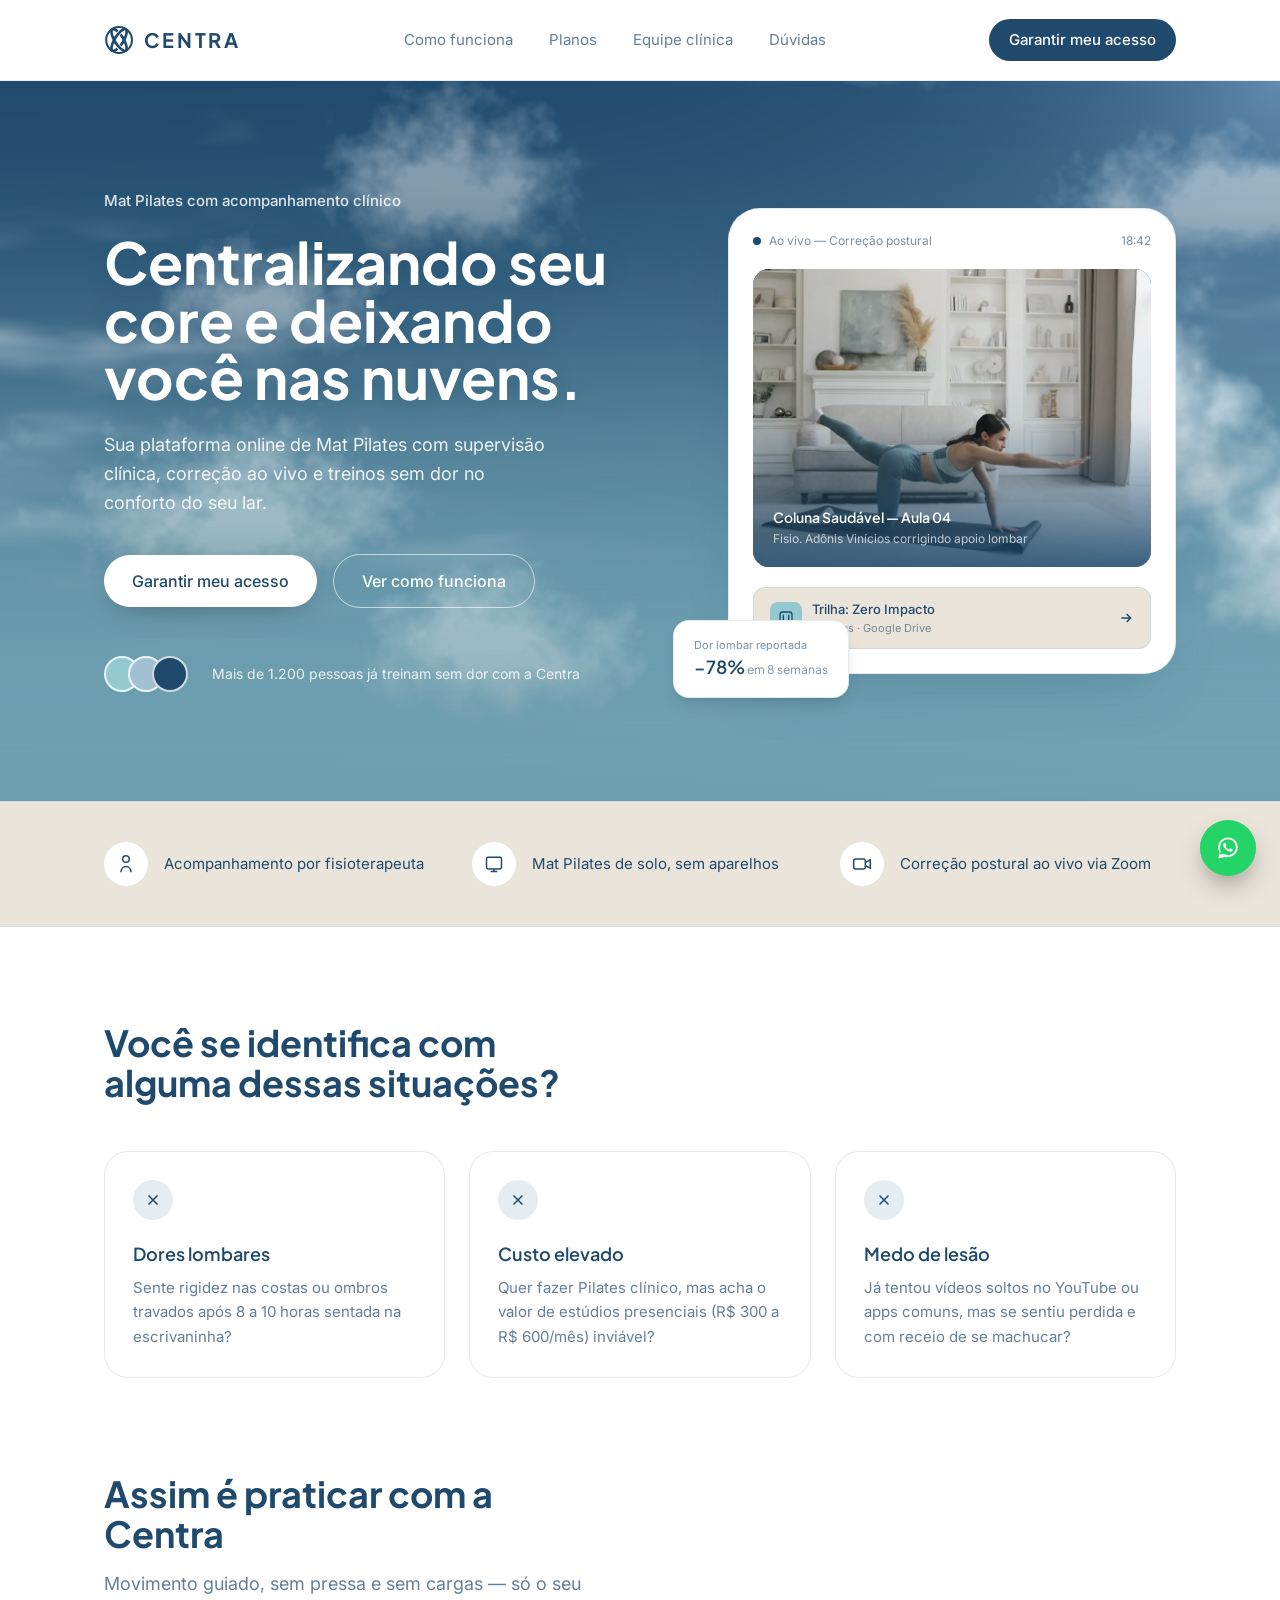
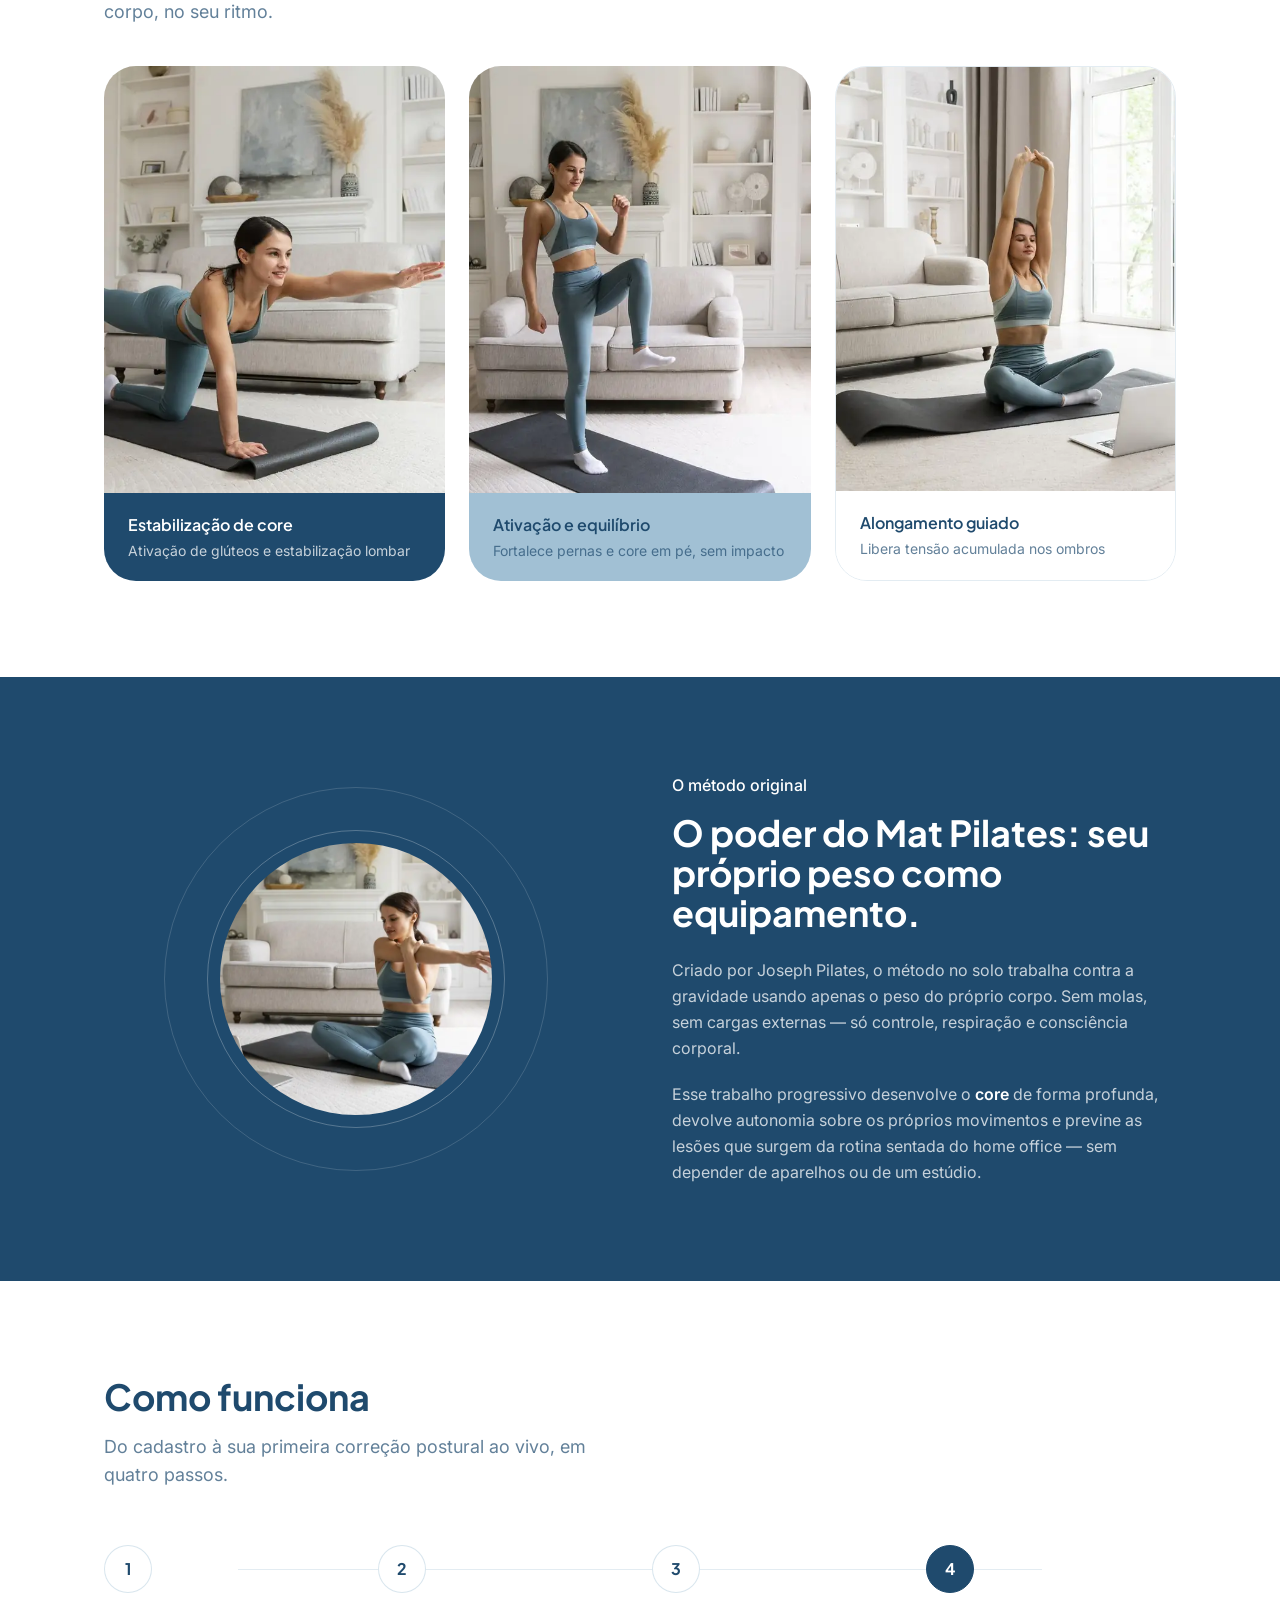
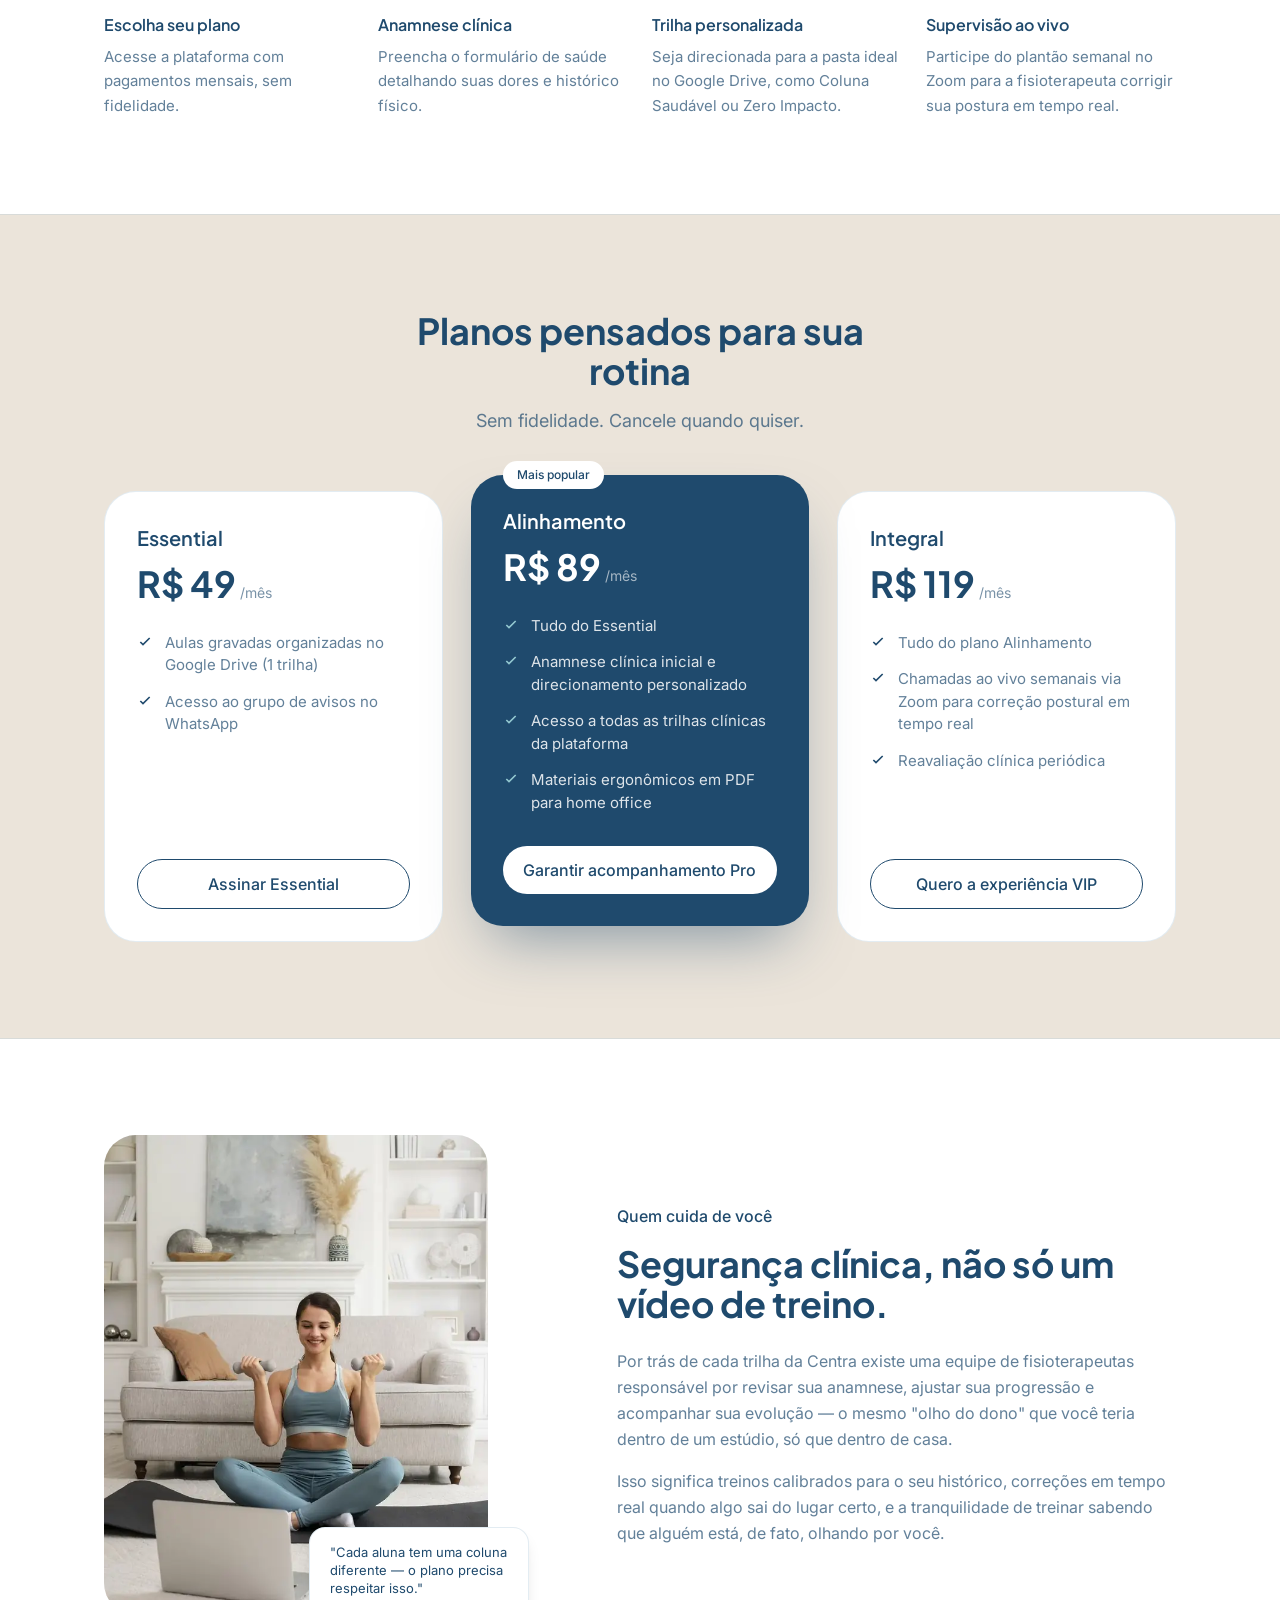
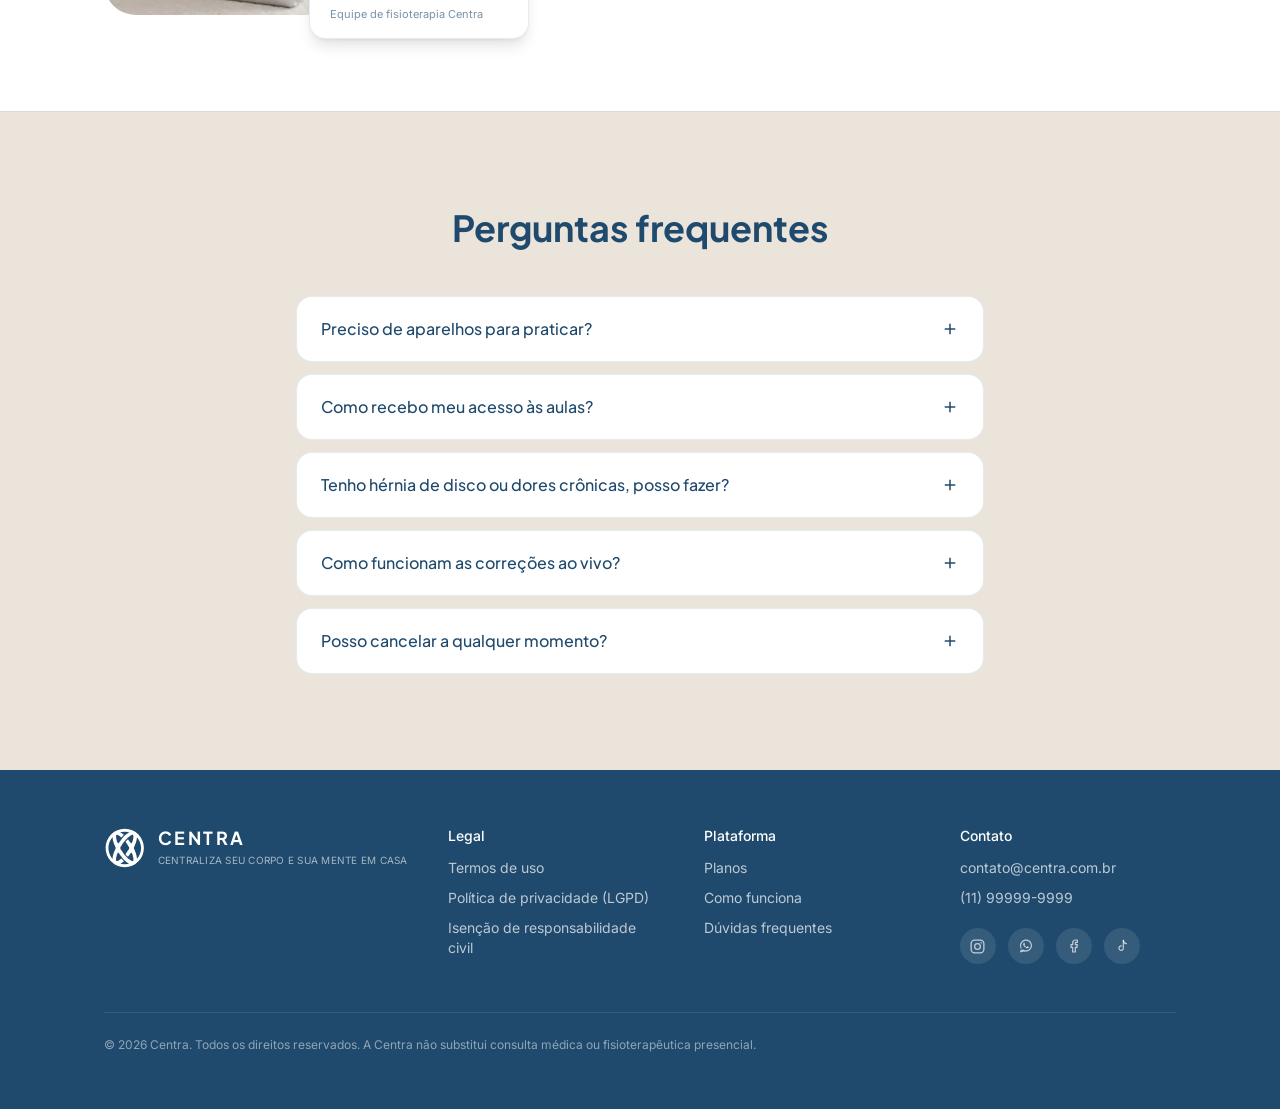
<file: public/assets/aistudio/centra-landing_590e8942.html>
<!DOCTYPE html>
<html lang="pt-BR">
<head>
<meta charset="UTF-8" />
<meta name="viewport" content="width=device-width, initial-scale=1.0" />
<title>Centra — Centralize seu corpo e sua mente em casa</title>
<meta name="description" content="Plataforma online de Mat Pilates com acompanhamento clínico, anamnese personalizada e correção postural ao vivo." />

<link rel="preconnect" href="https://fonts.googleapis.com">
<link rel="preconnect" href="https://fonts.gstatic.com" crossorigin>
<link href="https://fonts.googleapis.com/css2?family=Plus+Jakarta+Sans:wght@500;600;700&family=Inter:wght@400;500;600&display=swap" rel="stylesheet">

<style>*,:after,:before{--tw-border-spacing-x:0;--tw-border-spacing-y:0;--tw-translate-x:0;--tw-translate-y:0;--tw-rotate:0;--tw-skew-x:0;--tw-skew-y:0;--tw-scale-x:1;--tw-scale-y:1;--tw-pan-x: ;--tw-pan-y: ;--tw-pinch-zoom: ;--tw-scroll-snap-strictness:proximity;--tw-gradient-from-position: ;--tw-gradient-via-position: ;--tw-gradient-to-position: ;--tw-ordinal: ;--tw-slashed-zero: ;--tw-numeric-figure: ;--tw-numeric-spacing: ;--tw-numeric-fraction: ;--tw-ring-inset: ;--tw-ring-offset-width:0px;--tw-ring-offset-color:#fff;--tw-ring-color:rgba(59,130,246,.5);--tw-ring-offset-shadow:0 0 #0000;--tw-ring-shadow:0 0 #0000;--tw-shadow:0 0 #0000;--tw-shadow-colored:0 0 #0000;--tw-blur: ;--tw-brightness: ;--tw-contrast: ;--tw-grayscale: ;--tw-hue-rotate: ;--tw-invert: ;--tw-saturate: ;--tw-sepia: ;--tw-drop-shadow: ;--tw-backdrop-blur: ;--tw-backdrop-brightness: ;--tw-backdrop-contrast: ;--tw-backdrop-grayscale: ;--tw-backdrop-hue-rotate: ;--tw-backdrop-invert: ;--tw-backdrop-opacity: ;--tw-backdrop-saturate: ;--tw-backdrop-sepia: ;--tw-contain-size: ;--tw-contain-layout: ;--tw-contain-paint: ;--tw-contain-style: }::backdrop{--tw-border-spacing-x:0;--tw-border-spacing-y:0;--tw-translate-x:0;--tw-translate-y:0;--tw-rotate:0;--tw-skew-x:0;--tw-skew-y:0;--tw-scale-x:1;--tw-scale-y:1;--tw-pan-x: ;--tw-pan-y: ;--tw-pinch-zoom: ;--tw-scroll-snap-strictness:proximity;--tw-gradient-from-position: ;--tw-gradient-via-position: ;--tw-gradient-to-position: ;--tw-ordinal: ;--tw-slashed-zero: ;--tw-numeric-figure: ;--tw-numeric-spacing: ;--tw-numeric-fraction: ;--tw-ring-inset: ;--tw-ring-offset-width:0px;--tw-ring-offset-color:#fff;--tw-ring-color:rgba(59,130,246,.5);--tw-ring-offset-shadow:0 0 #0000;--tw-ring-shadow:0 0 #0000;--tw-shadow:0 0 #0000;--tw-shadow-colored:0 0 #0000;--tw-blur: ;--tw-brightness: ;--tw-contrast: ;--tw-grayscale: ;--tw-hue-rotate: ;--tw-invert: ;--tw-saturate: ;--tw-sepia: ;--tw-drop-shadow: ;--tw-backdrop-blur: ;--tw-backdrop-brightness: ;--tw-backdrop-contrast: ;--tw-backdrop-grayscale: ;--tw-backdrop-hue-rotate: ;--tw-backdrop-invert: ;--tw-backdrop-opacity: ;--tw-backdrop-saturate: ;--tw-backdrop-sepia: ;--tw-contain-size: ;--tw-contain-layout: ;--tw-contain-paint: ;--tw-contain-style: }/*! tailwindcss v3.4.17 | MIT License | https://tailwindcss.com*/*,:after,:before{box-sizing:border-box;border:0 solid #e5e7eb}:after,:before{--tw-content:""}:host,html{line-height:1.5;-webkit-text-size-adjust:100%;-moz-tab-size:4;-o-tab-size:4;tab-size:4;font-family:ui-sans-serif,system-ui,sans-serif,Apple Color Emoji,Segoe UI Emoji,Segoe UI Symbol,Noto Color Emoji;font-feature-settings:normal;font-variation-settings:normal;-webkit-tap-highlight-color:transparent}body{margin:0;line-height:inherit}hr{height:0;color:inherit;border-top-width:1px}abbr:where([title]){-webkit-text-decoration:underline dotted;text-decoration:underline dotted}h1,h2,h3,h4,h5,h6{font-size:inherit;font-weight:inherit}a{color:inherit;text-decoration:inherit}b,strong{font-weight:bolder}code,kbd,pre,samp{font-family:ui-monospace,SFMono-Regular,Menlo,Monaco,Consolas,Liberation Mono,Courier New,monospace;font-feature-settings:normal;font-variation-settings:normal;font-size:1em}small{font-size:80%}sub,sup{font-size:75%;line-height:0;position:relative;vertical-align:baseline}sub{bottom:-.25em}sup{top:-.5em}table{text-indent:0;border-color:inherit;border-collapse:collapse}button,input,optgroup,select,textarea{font-family:inherit;font-feature-settings:inherit;font-variation-settings:inherit;font-size:100%;font-weight:inherit;line-height:inherit;letter-spacing:inherit;color:inherit;margin:0;padding:0}button,select{text-transform:none}button,input:where([type=button]),input:where([type=reset]),input:where([type=submit]){-webkit-appearance:button;background-color:transparent;background-image:none}:-moz-focusring{outline:auto}:-moz-ui-invalid{box-shadow:none}progress{vertical-align:baseline}::-webkit-inner-spin-button,::-webkit-outer-spin-button{height:auto}[type=search]{-webkit-appearance:textfield;outline-offset:-2px}::-webkit-search-decoration{-webkit-appearance:none}::-webkit-file-upload-button{-webkit-appearance:button;font:inherit}summary{display:list-item}blockquote,dd,dl,figure,h1,h2,h3,h4,h5,h6,hr,p,pre{margin:0}fieldset{margin:0}fieldset,legend{padding:0}menu,ol,ul{list-style:none;margin:0;padding:0}dialog{padding:0}textarea{resize:vertical}input::-moz-placeholder,textarea::-moz-placeholder{opacity:1;color:#9ca3af}input::placeholder,textarea::placeholder{opacity:1;color:#9ca3af}[role=button],button{cursor:pointer}:disabled{cursor:default}audio,canvas,embed,iframe,img,object,svg,video{display:block;vertical-align:middle}img,video{max-width:100%;height:auto}[hidden]:where(:not([hidden=until-found])){display:none}.pointer-events-none{pointer-events:none}.\!visible{visibility:visible!important}.visible{visibility:visible}.fixed{position:fixed}.absolute{position:absolute}.relative{position:relative}.sticky{position:sticky}.inset-0{inset:0}.-bottom-6{bottom:-1.5rem}.-left-6{left:-1.5rem}.-right-4{right:-1rem}.-top-3\.5{top:-.875rem}.bottom-6{bottom:1.5rem}.left-8{left:2rem}.left-\[12\.5\%\]{left:12.5%}.right-6{right:1.5rem}.right-\[12\.5\%\]{right:12.5%}.top-0{top:0}.top-6{top:1.5rem}.z-10{z-index:10}.z-40{z-index:40}.z-50{z-index:50}.order-1{order:1}.order-2{order:2}.mx-auto{margin-left:auto;margin-right:auto}.mb-10{margin-bottom:2.5rem}.mb-12{margin-bottom:3rem}.mb-2{margin-bottom:.5rem}.mb-3{margin-bottom:.75rem}.mb-4{margin-bottom:1rem}.mb-5{margin-bottom:1.25rem}.mb-6{margin-bottom:1.5rem}.ml-auto{margin-left:auto}.mt-0\.5{margin-top:.125rem}.mt-1{margin-top:.25rem}.mt-1\.5{margin-top:.375rem}.mt-12{margin-top:3rem}.mt-14{margin-top:3.5rem}.mt-2{margin-top:.5rem}.mt-3{margin-top:.75rem}.mt-4{margin-top:1rem}.mt-5{margin-top:1.25rem}.mt-6{margin-top:1.5rem}.mt-7{margin-top:1.75rem}.mt-8{margin-top:2rem}.mt-9{margin-top:2.25rem}.flex{display:flex}.grid{display:grid}.hidden{display:none}.aspect-\[4\/3\]{aspect-ratio:4/3}.aspect-\[4\/5\]{aspect-ratio:4/5}.aspect-square{aspect-ratio:1/1}.h-10{height:2.5rem}.h-11{height:2.75rem}.h-12{height:3rem}.h-14{height:3.5rem}.h-2{height:.5rem}.h-20{height:5rem}.h-8{height:2rem}.h-9{height:2.25rem}.h-full{height:100%}.h-px{height:1px}.min-h-\[560px\]{min-height:560px}.w-10{width:2.5rem}.w-11{width:2.75rem}.w-12{width:3rem}.w-14{width:3.5rem}.w-2{width:.5rem}.w-8{width:2rem}.w-9{width:2.25rem}.w-\[78\%\]{width:78%}.w-auto{width:auto}.w-full{width:100%}.max-w-3xl{max-width:48rem}.max-w-6xl{max-width:72rem}.max-w-\[220px\]{max-width:220px}.max-w-lg{max-width:32rem}.max-w-md{max-width:28rem}.max-w-sm{max-width:24rem}.flex-1{flex:1 1 0%}.shrink-0{flex-shrink:0}.transform{transform:translate(var(--tw-translate-x),var(--tw-translate-y)) rotate(var(--tw-rotate)) skewX(var(--tw-skew-x)) skewY(var(--tw-skew-y)) scaleX(var(--tw-scale-x)) scaleY(var(--tw-scale-y))}@keyframes breathe{0%,to{transform:scale(1)}50%{transform:scale(1.045)}}.animate-breathe{animation:breathe 5s ease-in-out infinite}@keyframes float{0%,to{transform:translateY(0) rotate(-1.2deg)}50%{transform:translateY(-14px) rotate(-.4deg)}}.animate-float{animation:float 7s ease-in-out infinite}@keyframes ping{75%,to{transform:scale(2);opacity:0}}.animate-ping{animation:ping 1s cubic-bezier(0,0,.2,1) infinite}.resize{resize:both}.grid-cols-2{grid-template-columns:repeat(2,minmax(0,1fr))}.flex-col{flex-direction:column}.flex-wrap{flex-wrap:wrap}.items-start{align-items:flex-start}.items-end{align-items:flex-end}.items-center{align-items:center}.items-baseline{align-items:baseline}.justify-center{justify-content:center}.justify-between{justify-content:space-between}.gap-1{gap:.25rem}.gap-10{gap:2.5rem}.gap-14{gap:3.5rem}.gap-16{gap:4rem}.gap-2{gap:.5rem}.gap-2\.5{gap:.625rem}.gap-3{gap:.75rem}.gap-4{gap:1rem}.gap-6{gap:1.5rem}.gap-7{gap:1.75rem}.gap-8{gap:2rem}.gap-9{gap:2.25rem}.gap-x-6{-moz-column-gap:1.5rem;column-gap:1.5rem}.gap-y-12{row-gap:3rem}.-space-x-3>:not([hidden])~:not([hidden]){--tw-space-x-reverse:0;margin-right:calc(-.75rem*var(--tw-space-x-reverse));margin-left:calc(-.75rem*(1 - var(--tw-space-x-reverse)))}.space-y-2\.5>:not([hidden])~:not([hidden]){--tw-space-y-reverse:0;margin-top:calc(.625rem*(1 - var(--tw-space-y-reverse)));margin-bottom:calc(.625rem*var(--tw-space-y-reverse))}.space-y-3>:not([hidden])~:not([hidden]){--tw-space-y-reverse:0;margin-top:calc(.75rem*(1 - var(--tw-space-y-reverse)));margin-bottom:calc(.75rem*var(--tw-space-y-reverse))}.space-y-3\.5>:not([hidden])~:not([hidden]){--tw-space-y-reverse:0;margin-top:calc(.875rem*(1 - var(--tw-space-y-reverse)));margin-bottom:calc(.875rem*var(--tw-space-y-reverse))}.overflow-hidden{overflow:hidden}.whitespace-nowrap{white-space:nowrap}.rounded{border-radius:.25rem}.rounded-2xl{border-radius:1rem}.rounded-3xl{border-radius:1.5rem}.rounded-4xl{border-radius:2rem}.rounded-full{border-radius:9999px}.rounded-lg{border-radius:.5rem}.rounded-xl{border-radius:.75rem}.border{border-width:1px}.border-2{border-width:2px}.border-y{border-top-width:1px}.border-b,.border-y{border-bottom-width:1px}.border-t{border-top-width:1px}.border-steel\/25{border-color:rgba(161,192,212,.25)}.border-steel\/30{border-color:rgba(161,192,212,.3)}.border-steel\/40{border-color:rgba(161,192,212,.4)}.border-teal{--tw-border-opacity:1;border-color:rgb(31 74 109/var(--tw-border-opacity,1))}.border-white\/10{border-color:hsla(0,0%,100%,.1)}.border-white\/15{border-color:hsla(0,0%,100%,.15)}.border-white\/25{border-color:hsla(0,0%,100%,.25)}.border-white\/60{border-color:hsla(0,0%,100%,.6)}.border-white\/80{border-color:hsla(0,0%,100%,.8)}.bg-\[\#25D366\]{--tw-bg-opacity:1;background-color:rgb(37 211 102/var(--tw-bg-opacity,1))}.bg-ink{background-color:rgb(31 74 109/var(--tw-bg-opacity,1))}.bg-ink,.bg-sky{--tw-bg-opacity:1}.bg-sky{background-color:rgb(148 201 209/var(--tw-bg-opacity,1))}.bg-sky-50{--tw-bg-opacity:1;background-color:rgb(235 228 218/var(--tw-bg-opacity,1))}.bg-steel{--tw-bg-opacity:1;background-color:rgb(161 192 212/var(--tw-bg-opacity,1))}.bg-steel-100{--tw-bg-opacity:1;background-color:rgb(229 237 243/var(--tw-bg-opacity,1))}.bg-steel\/30{background-color:rgba(161,192,212,.3)}.bg-teal{--tw-bg-opacity:1;background-color:rgb(31 74 109/var(--tw-bg-opacity,1))}.bg-white{--tw-bg-opacity:1;background-color:rgb(255 255 255/var(--tw-bg-opacity,1))}.bg-white\/10{background-color:hsla(0,0%,100%,.1)}.bg-white\/85{background-color:hsla(0,0%,100%,.85)}.bg-gradient-to-b{background-image:linear-gradient(to bottom,var(--tw-gradient-stops))}.bg-gradient-to-t{background-image:linear-gradient(to top,var(--tw-gradient-stops))}.from-ink\/5{--tw-gradient-from:rgba(31,74,109,.05) var(--tw-gradient-from-position);--tw-gradient-to:rgba(31,74,109,0) var(--tw-gradient-to-position);--tw-gradient-stops:var(--tw-gradient-from),var(--tw-gradient-to)}.from-ink\/85{--tw-gradient-from:rgba(31,74,109,.85) var(--tw-gradient-from-position);--tw-gradient-to:rgba(31,74,109,0) var(--tw-gradient-to-position);--tw-gradient-stops:var(--tw-gradient-from),var(--tw-gradient-to)}.from-sky{--tw-gradient-from:#94c9d1 var(--tw-gradient-from-position);--tw-gradient-to:rgba(148,201,209,0) var(--tw-gradient-to-position);--tw-gradient-stops:var(--tw-gradient-from),var(--tw-gradient-to)}.via-ink\/10{--tw-gradient-to:rgba(31,74,109,0) var(--tw-gradient-to-position);--tw-gradient-stops:var(--tw-gradient-from),rgba(31,74,109,.1) var(--tw-gradient-via-position),var(--tw-gradient-to)}.via-transparent{--tw-gradient-to:transparent var(--tw-gradient-to-position);--tw-gradient-stops:var(--tw-gradient-from),transparent var(--tw-gradient-via-position),var(--tw-gradient-to)}.to-ink{--tw-gradient-to:#1f4a6d var(--tw-gradient-to-position)}.to-ink\/30{--tw-gradient-to:rgba(31,74,109,.3) var(--tw-gradient-to-position)}.to-transparent{--tw-gradient-to:transparent var(--tw-gradient-to-position)}.object-cover{-o-object-fit:cover;object-fit:cover}.p-3{padding:.75rem}.p-5{padding:1.25rem}.p-6{padding:1.5rem}.p-7{padding:1.75rem}.p-8{padding:2rem}.px-3\.5{padding-left:.875rem;padding-right:.875rem}.px-4{padding-left:1rem;padding-right:1rem}.px-5{padding-left:1.25rem;padding-right:1.25rem}.px-6{padding-left:1.5rem;padding-right:1.5rem}.px-7{padding-left:1.75rem;padding-right:1.75rem}.py-1\.5{padding-top:.375rem;padding-bottom:.375rem}.py-10{padding-top:2.5rem;padding-bottom:2.5rem}.py-14{padding-top:3.5rem;padding-bottom:3.5rem}.py-2\.5{padding-top:.625rem;padding-bottom:.625rem}.py-24{padding-top:6rem;padding-bottom:6rem}.py-3{padding-top:.75rem;padding-bottom:.75rem}.py-3\.5{padding-top:.875rem;padding-bottom:.875rem}.py-4{padding-top:1rem;padding-bottom:1rem}.py-5{padding-top:1.25rem;padding-bottom:1.25rem}.pb-24{padding-bottom:6rem}.pb-5{padding-bottom:1.25rem}.pt-6{padding-top:1.5rem}.text-left{text-align:left}.text-center{text-align:center}.font-display{font-family:Plus Jakarta Sans,system-ui,sans-serif}.text-3xl{font-size:1.875rem;line-height:2.25rem}.text-4xl{font-size:2.25rem;line-height:2.5rem}.text-\[10px\]{font-size:10px}.text-\[11px\]{font-size:11px}.text-\[13px\]{font-size:13px}.text-\[15px\]{font-size:15px}.text-lg{font-size:1.125rem;line-height:1.75rem}.text-sm{font-size:.875rem;line-height:1.25rem}.text-xl{font-size:1.25rem;line-height:1.75rem}.text-xs{font-size:.75rem;line-height:1rem}.font-bold{font-weight:700}.font-medium{font-weight:500}.font-normal{font-weight:400}.font-semibold{font-weight:600}.uppercase{text-transform:uppercase}.not-italic{font-style:normal}.leading-\[1\.08\]{line-height:1.08}.leading-none{line-height:1}.leading-relaxed{line-height:1.625}.leading-snug{line-height:1.375}.leading-tight{line-height:1.25}.tracking-\[0\.14em\]{letter-spacing:.14em}.tracking-wide{letter-spacing:.025em}.text-ink{--tw-text-opacity:1;color:rgb(31 74 109/var(--tw-text-opacity,1))}.text-ink\/60{color:rgba(31,74,109,.6)}.text-ink\/70{color:rgba(31,74,109,.7)}.text-teal{--tw-text-opacity:1;color:rgb(31 74 109/var(--tw-text-opacity,1))}.text-white{--tw-text-opacity:1;color:rgb(255 255 255/var(--tw-text-opacity,1))}.text-white\/50{color:hsla(0,0%,100%,.5)}.text-white\/60{color:hsla(0,0%,100%,.6)}.text-white\/70{color:hsla(0,0%,100%,.7)}.text-white\/75{color:hsla(0,0%,100%,.75)}.text-white\/85{color:hsla(0,0%,100%,.85)}.text-white\/90{color:hsla(0,0%,100%,.9)}.antialiased{-webkit-font-smoothing:antialiased;-moz-osx-font-smoothing:grayscale}.opacity-30{opacity:.3}.shadow{--tw-shadow:0 1px 3px 0 rgba(0,0,0,.1),0 1px 2px -1px rgba(0,0,0,.1);--tw-shadow-colored:0 1px 3px 0 var(--tw-shadow-color),0 1px 2px -1px var(--tw-shadow-color)}.shadow,.shadow-\[0_10px_30px_-12px_rgba\(0\2c 0\2c 0\2c 0\.35\)\]{box-shadow:var(--tw-ring-offset-shadow,0 0 #0000),var(--tw-ring-shadow,0 0 #0000),var(--tw-shadow)}.shadow-\[0_10px_30px_-12px_rgba\(0\2c 0\2c 0\2c 0\.35\)\]{--tw-shadow:0 10px 30px -12px rgba(0,0,0,.35);--tw-shadow-colored:0 10px 30px -12px var(--tw-shadow-color)}.shadow-\[0_12px_28px_-8px_rgba\(0\2c 0\2c 0\2c 0\.45\)\]{--tw-shadow:0 12px 28px -8px rgba(0,0,0,.45);--tw-shadow-colored:0 12px 28px -8px var(--tw-shadow-color);box-shadow:var(--tw-ring-offset-shadow,0 0 #0000),var(--tw-ring-shadow,0 0 #0000),var(--tw-shadow)}.shadow-\[0_30px_60px_-20px_rgba\(31\2c 74\2c 109\2c 0\.5\)\]{--tw-shadow:0 30px 60px -20px rgba(31,74,109,.5);--tw-shadow-colored:0 30px 60px -20px var(--tw-shadow-color);box-shadow:var(--tw-ring-offset-shadow,0 0 #0000),var(--tw-ring-shadow,0 0 #0000),var(--tw-shadow)}.shadow-\[0_30px_60px_-25px_rgba\(31\2c 74\2c 109\2c 0\.28\)\]{--tw-shadow:0 30px 60px -25px rgba(31,74,109,.28);--tw-shadow-colored:0 30px 60px -25px var(--tw-shadow-color)}.shadow-\[0_30px_60px_-25px_rgba\(31\2c 74\2c 109\2c 0\.28\)\],.shadow-lg{box-shadow:var(--tw-ring-offset-shadow,0 0 #0000),var(--tw-ring-shadow,0 0 #0000),var(--tw-shadow)}.shadow-lg{--tw-shadow:0 10px 15px -3px rgba(0,0,0,.1),0 4px 6px -4px rgba(0,0,0,.1);--tw-shadow-colored:0 10px 15px -3px var(--tw-shadow-color),0 4px 6px -4px var(--tw-shadow-color)}.outline{outline-style:solid}.backdrop-blur-md{--tw-backdrop-blur:blur(12px);-webkit-backdrop-filter:var(--tw-backdrop-blur) var(--tw-backdrop-brightness) var(--tw-backdrop-contrast) var(--tw-backdrop-grayscale) var(--tw-backdrop-hue-rotate) var(--tw-backdrop-invert) var(--tw-backdrop-opacity) var(--tw-backdrop-saturate) var(--tw-backdrop-sepia);backdrop-filter:var(--tw-backdrop-blur) var(--tw-backdrop-brightness) var(--tw-backdrop-contrast) var(--tw-backdrop-grayscale) var(--tw-backdrop-hue-rotate) var(--tw-backdrop-invert) var(--tw-backdrop-opacity) var(--tw-backdrop-saturate) var(--tw-backdrop-sepia)}.transition{transition-property:color,background-color,border-color,text-decoration-color,fill,stroke,opacity,box-shadow,transform,filter,-webkit-backdrop-filter;transition-property:color,background-color,border-color,text-decoration-color,fill,stroke,opacity,box-shadow,transform,filter,backdrop-filter;transition-property:color,background-color,border-color,text-decoration-color,fill,stroke,opacity,box-shadow,transform,filter,backdrop-filter,-webkit-backdrop-filter;transition-timing-function:cubic-bezier(.4,0,.2,1);transition-duration:.15s}.transition-all{transition-property:all;transition-timing-function:cubic-bezier(.4,0,.2,1);transition-duration:.15s}.transition-colors{transition-property:color,background-color,border-color,text-decoration-color,fill,stroke;transition-timing-function:cubic-bezier(.4,0,.2,1);transition-duration:.15s}.transition-transform{transition-property:transform;transition-timing-function:cubic-bezier(.4,0,.2,1);transition-duration:.15s}.\[text-shadow\:0_2px_20px_rgba\(31\2c 74\2c 109\2c 0\.35\)\]{text-shadow:0 2px 20px rgba(31,74,109,.35)}.hover\:-translate-y-0\.5:hover{--tw-translate-y:-0.125rem}.hover\:-translate-y-0\.5:hover,.hover\:scale-105:hover{transform:translate(var(--tw-translate-x),var(--tw-translate-y)) rotate(var(--tw-rotate)) skewX(var(--tw-skew-x)) skewY(var(--tw-skew-y)) scaleX(var(--tw-scale-x)) scaleY(var(--tw-scale-y))}.hover\:scale-105:hover{--tw-scale-x:1.05;--tw-scale-y:1.05}.hover\:border-teal:hover{--tw-border-opacity:1;border-color:rgb(31 74 109/var(--tw-border-opacity,1))}.hover\:border-white:hover{--tw-border-opacity:1;border-color:rgb(255 255 255/var(--tw-border-opacity,1))}.hover\:bg-\[\#20BD5C\]:hover{--tw-bg-opacity:1;background-color:rgb(32 189 92/var(--tw-bg-opacity,1))}.hover\:bg-sky-50:hover{--tw-bg-opacity:1;background-color:rgb(235 228 218/var(--tw-bg-opacity,1))}.hover\:bg-teal-600:hover{--tw-bg-opacity:1;background-color:rgb(65 101 131/var(--tw-bg-opacity,1))}.hover\:bg-white\/10:hover{background-color:hsla(0,0%,100%,.1)}.hover\:bg-white\/20:hover{background-color:hsla(0,0%,100%,.2)}.hover\:text-ink:hover{--tw-text-opacity:1;color:rgb(31 74 109/var(--tw-text-opacity,1))}.hover\:text-white:hover{--tw-text-opacity:1;color:rgb(255 255 255/var(--tw-text-opacity,1))}@media (min-width:640px){.sm\:right-8{right:2rem}.sm\:block{display:block}.sm\:min-h-\[640px\]{min-height:640px}.sm\:grid-cols-3{grid-template-columns:repeat(3,minmax(0,1fr))}.sm\:text-4xl{font-size:2.25rem;line-height:2.5rem}.sm\:text-5xl{font-size:3rem;line-height:1}}@media (min-width:768px){.md\:block{display:block}.md\:flex{display:flex}.md\:grid-cols-3{grid-template-columns:repeat(3,minmax(0,1fr))}.md\:grid-cols-4{grid-template-columns:repeat(4,minmax(0,1fr))}.md\:flex-row{flex-direction:row}.md\:items-start{align-items:flex-start}}@media (min-width:1024px){.lg\:order-1{order:1}.lg\:order-2{order:2}.lg\:min-h-\[720px\]{min-height:720px}.lg\:-translate-y-4{--tw-translate-y:-1rem;transform:translate(var(--tw-translate-x),var(--tw-translate-y)) rotate(var(--tw-rotate)) skewX(var(--tw-skew-x)) skewY(var(--tw-skew-y)) scaleX(var(--tw-scale-x)) scaleY(var(--tw-scale-y))}.lg\:grid-cols-2{grid-template-columns:repeat(2,minmax(0,1fr))}.lg\:grid-cols-3{grid-template-columns:repeat(3,minmax(0,1fr))}.lg\:grid-cols-\[0\.9fr_1\.1fr\]{grid-template-columns:.9fr 1.1fr}.lg\:grid-cols-\[1\.05fr_0\.95fr\]{grid-template-columns:1.05fr .95fr}.lg\:px-10{padding-left:2.5rem;padding-right:2.5rem}.lg\:text-\[3\.6rem\]{font-size:3.6rem}}</style>

<style>
  html { scroll-behavior: smooth; }
  body { font-family: 'Inter', system-ui, sans-serif; }
  .font-display { font-family: 'Plus Jakarta Sans', system-ui, sans-serif; }

  @media (prefers-reduced-motion: reduce) {
    * { animation: none !important; transition: none !important; }
  }

  .accordion-content {
    max-height: 0;
    overflow: hidden;
    transition: max-height 0.35s ease, padding 0.35s ease;
  }
  .accordion-item.open .accordion-content {
    max-height: 400px;
  }
  .accordion-item.open .accordion-icon {
    transform: rotate(45deg);
  }
  .accordion-icon {
    transition: transform 0.3s ease;
  }

  .focus-ring:focus-visible {
    outline: 2px solid #1F4A6D;
    outline-offset: 3px;
  }
</style>
</head>

<body class="bg-white text-ink antialiased">

<!-- ========== NAV ========== -->
<header class="sticky top-0 z-40 bg-white/85 backdrop-blur-md border-b border-steel/25">
  <div class="max-w-6xl mx-auto px-6 lg:px-10 h-20 flex items-center justify-between">
    <a href="#" class="flex items-center gap-2.5 focus-ring rounded">
      <svg viewBox="0 0 1019.1 1080" class="h-8 w-auto text-ink" fill="currentColor" xmlns="http://www.w3.org/2000/svg"><path d="M735.5,555.5c-4.8-9.8-4.8-21.2,0-31,2.5-5.2,4.9-10.3,7.3-15.4,55.3-118.6,79.7-227,63.4-295.1-9.7-40.8-31.8-61.5-48.7-71.7-62.2-37.5-145.5.3-227.8,74.3-6.8,6.1-13.5,12.5-20.3,19-20.6,20-41,42.1-60.9,65.6-5.9,7-11.7,14-17.5,21.2-24,29.9-47,61.7-68.4,94.3,0,0-.1.2-.2.2-7.6,11.6-25.3,9.9-30.2-3.1,0-.2-.1-.3-.2-.5-30.7-79.9-41-144.3-32.7-178.7,2-8.2,5-14.2,8.1-16.1,1.3-.8,3.8-1.4,7.5-1.4,13.9,0,45,8.9,95.4,49.9,5.9,4.8,11.9,10,17.9,15.3,19.6-23.3,40-45.5,60.8-65.8-82.3-74-165.6-111.8-227.8-74.3-16.8,10.2-38.9,30.9-48.7,71.7-16.3,68.1,8.1,176.6,63.4,295.1,2.4,5.1,4.8,10.3,7.3,15.4,4.8,9.8,4.8,21.2,0,31-2.5,5.2-4.9,10.3-7.3,15.4-55.3,118.6-79.7,227-63.4,295.1,9.7,40.8,31.8,61.5,48.7,71.7,16.6,10.1,34.8,14.7,54.1,14.7,52.6,0,113.5-34.8,173.7-89-20.8-20.3-41.2-42.5-60.8-65.8-6,5.3-12,10.5-17.9,15.3-63.8,51.8-96.5,52.4-102.9,48.5-3.1-1.9-6.1-7.9-8.1-16.1-8.2-34.5,2-98.8,32.7-178.7v-.3c5.1-13,22.8-14.9,30.4-3.3l.2.2c21.4,32.6,44.4,64.4,68.4,94.3,5.8,7.2,11.6,14.3,17.5,21.2,19.9,23.5,40.3,45.6,60.9,65.6,6.8,6.6,13.5,12.9,20.3,19,60.3,54.2,121.1,89,173.7,89,19.2,0,37.4-4.7,54.1-14.7,16.8-10.2,38.9-30.9,48.7-71.7,16.3-68.2-8.1-176.6-63.4-295.2-2.4-5.1-4.8-10.3-7.3-15.4ZM719.6,845.4c-2,8.2-5,14.2-8.1,16.1-6.4,3.9-39.2,3.3-102.9-48.5-5.9-4.8-11.9-10-17.9-15.3-6.7-6-13.5-12.2-20.3-18.8-20.3-19.7-40.7-41.9-60.9-66.2-5.9-7.1-11.7-14.3-17.6-21.8-23.9-30.5-47.3-63.8-69.4-99.2-5-8-9.9-16-14.6-23.9-.7-1.2-1.4-2.4-2.1-3.6-8.8-14.9-8.8-33.4,0-48.3.7-1.2,1.4-2.4,2.1-3.6,4.7-7.9,9.5-15.9,14.6-23.9,22.1-35.3,45.4-68.6,69.4-99.2,5.8-7.4,11.7-14.7,17.6-21.8,20.2-24.3,40.6-46.6,60.9-66.2,6.8-6.6,13.5-12.8,20.3-18.8,6-5.3,12-10.5,17.9-15.3,50.5-41,81.5-49.9,95.4-49.9s6.2.6,7.5,1.4c3.1,1.9,6.1,7.9,8.1,16.1,8.2,34.5-2,98.8-32.7,178.7,0,.2-.1.3-.2.5-5,13-22.6,14.7-30.2,3.1,0,0-.1-.2-.2-.2-21.4-32.6-44.4-64.4-68.4-94.3-20.3,19.8-40.7,42.2-60.8,66.8,23.9,30.5,47.3,63.8,69.4,99.2h0c5,8,9.9,16,14.6,23.9.7,1.2,1.4,2.4,2.1,3.6,8.8,14.9,8.8,33.4,0,48.3-.7,1.2-1.4,2.4-2.1,3.6-4.7,7.9-9.5,15.9-14.6,23.9-22.1,35.3-45.4,68.6-69.4,99.2,20.1,24.6,40.5,47,60.8,66.8,24-29.9,47-61.7,68.4-94.3l.2-.2c7.7-11.7,25.3-9.8,30.3,3.3v.3c30.8,79.9,41.1,144.3,32.8,178.7Z"/>
<path d="M509.6,1009.8c-259,0-469.8-210.7-469.8-469.8S250.5,70.2,509.6,70.2s469.8,210.7,469.8,469.8-210.7,469.8-469.8,469.8ZM509.6,138.8c-221.2,0-401.2,180-401.2,401.2s180,401.2,401.2,401.2,401.2-180,401.2-401.2-180-401.2-401.2-401.2Z"/></svg>
      <span class="font-display text-xl font-bold text-ink tracking-[0.14em] uppercase">Centra</span>
    </a>
    <nav class="hidden md:flex items-center gap-9 text-[15px] text-ink/70">
      <a href="#como-funciona" class="hover:text-ink transition-colors focus-ring rounded">Como funciona</a>
      <a href="#planos" class="hover:text-ink transition-colors focus-ring rounded">Planos</a>
      <a href="#equipe" class="hover:text-ink transition-colors focus-ring rounded">Equipe clínica</a>
      <a href="#faq" class="hover:text-ink transition-colors focus-ring rounded">Dúvidas</a>
    </nav>
    <a href="#planos" class="focus-ring bg-teal text-white px-5 py-2.5 rounded-full text-[15px] font-medium hover:bg-teal-600 transition-colors">
      Garantir meu acesso
    </a>
  </div>
</header>

<!-- ========== SECTION 1 — HERO (TESTE: CÉU COM NUVENS) ========== -->
<section class="relative overflow-hidden min-h-[560px] sm:min-h-[640px] lg:min-h-[720px] flex items-center bg-gradient-to-t from-sky to-ink">
  <canvas id="cloud-sky-canvas" class="absolute inset-0 w-full h-full" aria-hidden="true"></canvas>
  <div class="absolute inset-0 bg-gradient-to-b from-ink/5 via-transparent to-ink/30 pointer-events-none"></div>

  <div class="relative z-10 max-w-6xl mx-auto px-6 lg:px-10 py-24 w-full grid lg:grid-cols-[1.05fr_0.95fr] gap-16 items-center">
    <div>
      <p class="text-white/85 font-medium text-[15px] mb-5">Mat Pilates com acompanhamento clínico</p>
      <h1 class="font-display text-4xl sm:text-5xl lg:text-[3.6rem] font-bold leading-[1.08] text-white [text-shadow:0_2px_20px_rgba(31,74,109,0.35)]">
        Centralizando seu core e deixando você nas nuvens.
      </h1>
      <p class="mt-6 text-lg text-white/90 max-w-md leading-relaxed">
        Sua plataforma online de Mat Pilates com supervisão clínica, correção ao vivo e treinos sem dor no conforto do seu lar.
      </p>

      <div class="mt-9 flex flex-wrap items-center gap-4">
        <a href="#planos" class="focus-ring bg-white text-ink px-7 py-3.5 rounded-full font-medium hover:bg-sky-50 hover:-translate-y-0.5 transition-all shadow-[0_10px_30px_-12px_rgba(0,0,0,0.35)]">
          Garantir meu acesso
        </a>
        <a href="#como-funciona" class="focus-ring text-white px-7 py-3.5 rounded-full font-medium border border-white/60 hover:border-white hover:bg-white/10 transition-colors">
          Ver como funciona
        </a>
      </div>

      <div class="mt-12 flex items-center gap-6 text-sm text-white/85">
        <div class="flex -space-x-3">
          <div class="w-9 h-9 rounded-full bg-sky border-2 border-white/80"></div>
          <div class="w-9 h-9 rounded-full bg-steel border-2 border-white/80"></div>
          <div class="w-9 h-9 rounded-full bg-ink border-2 border-white/80"></div>
        </div>
        <p>Mais de 1.200 pessoas já treinam sem dor com a Centra</p>
      </div>
    </div>

    <div class="relative">
      <div class="animate-float bg-white border border-steel/30 rounded-4xl p-6 shadow-[0_30px_60px_-25px_rgba(31,74,109,0.28)] max-w-md ml-auto">
        <div class="flex items-center justify-between mb-5">
          <div class="flex items-center gap-2 text-xs text-ink/60">
            <span class="w-2 h-2 rounded-full bg-teal"></span>
            Ao vivo — Correção postural
          </div>
          <span class="text-xs text-ink/60">18:42</span>
        </div>

        <div class="rounded-2xl bg-ink aspect-[4/3] relative overflow-hidden flex items-end p-5">
          <img src="[data-uri]" width="800" height="600" decoding="async" alt="Aluna praticando Mat Pilates em casa, em pose de estabilização de core" class="absolute inset-0 w-full h-full object-cover" />
          <div class="absolute inset-0 bg-gradient-to-t from-ink/85 via-ink/10 to-transparent"></div>
          <div class="relative z-10">
            <p class="text-white font-display font-semibold text-sm">Coluna Saudável — Aula 04</p>
            <p class="text-white/70 text-xs mt-1">Fisio. Adônis Vinícios corrigindo apoio lombar</p>
          </div>
        </div>

        <div class="mt-5 flex items-center justify-between rounded-xl bg-sky-50 border border-steel/30 px-4 py-3">
          <div class="flex items-center gap-2.5">
            <div class="w-8 h-8 rounded-lg bg-sky flex items-center justify-center">
              <svg width="16" height="16" viewBox="0 0 24 24" fill="none" stroke="#1F4A6D" stroke-width="2"><rect x="3" y="3" width="18" height="18" rx="4"/><path d="M8 7v10M16 7v10"/></svg>
            </div>
            <div>
              <p class="text-[13px] font-medium text-ink">Trilha: Zero Impacto</p>
              <p class="text-[11px] text-ink/60">12 aulas · Google Drive</p>
            </div>
          </div>
          <svg width="16" height="16" viewBox="0 0 24 24" fill="none" stroke="#1F4A6D" stroke-width="2.2"><path d="M5 12h14M13 6l6 6-6 6"/></svg>
        </div>
      </div>

      <div class="absolute -bottom-6 -left-6 hidden sm:block bg-white border border-steel/30 rounded-2xl px-5 py-4 shadow-lg">
        <p class="text-[11px] text-ink/60">Dor lombar reportada</p>
        <p class="font-display font-semibold text-teal text-lg">−78%<span class="text-xs font-normal text-ink/60"> em 8 semanas</span></p>
      </div>
    </div>
  </div>
</section>

<script>
(function(){
  var VERT_SRC = '\nattribute vec2 a_pos;\nvoid main(){ gl_Position = vec4(a_pos, 0.0, 1.0); }\n';
  var FRAG_SRC = '\n#ifdef GL_FRAGMENT_PRECISION_HIGH\nprecision highp float;\n#else\nprecision mediump float;\n#endif\n\nuniform vec2 uRes;\nuniform float uNearX, uFarX, uCirrusX;\nuniform float uCoverage, uSize, uSoftness, uShadow, uCirrus;\nuniform vec3 uZenith, uHorizon, uCloud;\nuniform vec4 uGlow;\nuniform vec2 uSun;\nuniform vec2 uParallax;\n\nvec2 hash22(vec2 p){\n  vec3 q = fract(vec3(p.xyx) * vec3(0.1031, 0.1030, 0.0973));\n  q += dot(q, q.yzx + 33.33);\n  return fract((q.xx + q.yz) * q.zy);\n}\n\nfloat hash12(vec2 p){\n  vec3 q = fract(vec3(p.xyx) * 0.1031);\n  q += dot(q, q.yzx + 33.33);\n  return fract((q.x + q.y) * q.z);\n}\n\nfloat vnoise(vec2 x){\n  vec2 i = floor(x), f = fract(x);\n  f = f * f * (3.0 - 2.0 * f);\n  return mix(mix(hash12(i), hash12(i + vec2(1.0, 0.0)), f.x),\n             mix(hash12(i + vec2(0.0, 1.0)), hash12(i + vec2(1.0, 1.0)), f.x), f.y);\n}\n\nfloat fbm(vec2 p){\n  float a = 0.5, s = 0.0;\n  for (int i = 0; i < 4; i++){\n    s += a * vnoise(p);\n    p *= 2.03;\n    a *= 0.5;\n  }\n  return s;\n}\n\nvec2 blobs(vec2 uv, float seed){\n  vec2 id = floor(uv), f = fract(uv);\n  float best = -1e4;\n  float wsum = 0.0, ysum = 0.0;\n  float wMax = min(2.150, 0.72 * uSize);\n  float reach = min(2.0, ceil(wMax + 0.85) - 1.0);\n  for (int j = -2; j <= 2; j++){\n    for (int i = -2; i <= 2; i++){\n      vec2 o = vec2(float(i), float(j));\n      if (max(abs(o.x), abs(o.y)) > reach) continue;\n      vec2 h = hash22(id + o + seed);\n      if (fract(h.x * 37.1) > uCoverage) continue;\n      vec2 c = o + 0.15 + h * 0.7;\n      float w = min(2.150, (0.30 + 0.42 * fract(h.y * 19.7)) * uSize);\n      vec2 d = f - c;\n      float ry = (d.y > 0.0 ? 0.340 : 0.190) * uSize * (0.8 + 0.5 * fract(h.y * 7.3));\n      float e = length(vec2(d.x / max(w, 1e-3), d.y / max(ry, 1e-3)));\n      float val = 1.0 - e;\n      float yN = d.y / max(ry, 1e-3);\n      if (val > best){\n        float k = exp(12.0 * (best - val));\n        wsum = wsum * k + 1.0;\n        ysum = ysum * k + yN;\n        best = val;\n      } else {\n        float g = exp(12.0 * (val - best));\n        wsum += g;\n        ysum += g * yN;\n      }\n    }\n  }\n  return vec2(best, ysum / max(wsum, 1e-4));\n}\n\nvec2 cloudField(vec2 uv, float seed, float detailScale){\n  vec2 b = blobs(uv, seed);\n  float n = fbm(uv * detailScale + seed * 3.1) * 0.72\n          + fbm(uv * detailScale * 3.3 + seed * 7.7) * 0.28;\n  return vec2(b.x - (1.0 - n) * 0.700, b.y);\n}\n\nvec3 shadeCloud(float dyNorm, vec3 sky){\n  float t = smoothstep(-0.95, 0.25, dyNorm);\n  vec3 base = mix(uCloud * 0.52, sky, 0.34);\n  return mix(mix(uCloud, base, uShadow), uCloud, t);\n}\n\nvoid main(){\n  vec2 frag = gl_FragCoord.xy / max(uRes.y, 1.0);\n  float aspect = uRes.x / max(uRes.y, 1.0);\n  vec2 p = vec2(frag.x, frag.y);\n\n  vec3 sky = mix(uHorizon, uZenith, smoothstep(-0.15, 1.05, p.y));\n  vec2 sunP = vec2(uSun.x * aspect, uSun.y);\n  float sd = length(p - sunP);\n  sky += uGlow.rgb * uGlow.a * exp(-sd * 3.4) * 0.30;\n\n  vec3 col = sky;\n\n  if (uCirrus > 0.0) {\n    vec2 cuv = vec2(p.x * 1.4 + uCirrusX, p.y * 5.5);\n    float veil = fbm(cuv) * fbm(cuv * 2.3 + 9.0);\n    veil = smoothstep(0.24, 0.55, veil) * smoothstep(0.15, 0.7, p.y);\n    col = mix(col, uCloud, veil * uCirrus * 0.5);\n  }\n\n  vec2 fuv = vec2(p.x + uFarX, p.y) * 2.150 + uParallax * 0.4;\n  vec2 fd = cloudField(fuv, 17.0, 11.0);\n  float fa = clamp(fd.x * uSoftness, 0.0, 1.0);\n  if (fa > 0.0) {\n    vec3 lit = shadeCloud(fd.y, sky);\n    col = mix(col, mix(lit, sky, 0.550), fa);\n  }\n\n  vec2 nuv = vec2(p.x + uNearX, p.y) * 1.050 + uParallax;\n  vec2 nd = cloudField(nuv, 3.0, 8.5);\n  float na = clamp(nd.x * uSoftness, 0.0, 1.0);\n  if (na > 0.0) {\n    vec3 lit = shadeCloud(nd.y, sky);\n    float above = clamp(cloudField(nuv + vec2(0.0, 0.085), 3.0, 8.5).x * uSoftness, 0.0, 1.0);\n    lit *= 1.0 - 0.18 * uShadow * above;\n    lit += uGlow.rgb * uGlow.a * 0.22 * exp(-length(p - sunP) * 1.6);\n    col = mix(col, lit, na);\n  }\n\n  gl_FragColor = vec4(col, 1.0);\n}\n';

  function compile(gl, type, src){
    var sh = gl.createShader(type);
    gl.shaderSource(sh, src);
    gl.compileShader(sh);
    if (!gl.getShaderParameter(sh, gl.COMPILE_STATUS)) {
      console.error('CloudSky shader:', gl.getShaderInfoLog(sh));
      gl.deleteShader(sh);
      return null;
    }
    return sh;
  }

  function hexToRgb(hex){
    hex = hex.replace('#','');
    if (hex.length === 3) hex = hex[0]+hex[0]+hex[1]+hex[1]+hex[2]+hex[2];
    var r = parseInt(hex.slice(0,2),16)/255;
    var g = parseInt(hex.slice(2,4),16)/255;
    var b = parseInt(hex.slice(4,6),16)/255;
    return [r,g,b];
  }

  window.initCloudSky = function(canvas, opts){
    var glOpts = { alpha:false, antialias:false, depth:false, stencil:false, powerPreference:'low-power' };
    var gl = canvas.getContext('webgl', glOpts) || canvas.getContext('experimental-webgl', glOpts);
    if (!gl) return;

    var vs = compile(gl, gl.VERTEX_SHADER, VERT_SRC);
    var fs = compile(gl, gl.FRAGMENT_SHADER, FRAG_SRC);
    if (!vs || !fs) return;
    var prog = gl.createProgram();
    gl.attachShader(prog, vs);
    gl.attachShader(prog, fs);
    gl.linkProgram(prog);
    if (!gl.getProgramParameter(prog, gl.LINK_STATUS)) {
      console.error('CloudSky link:', gl.getProgramInfoLog(prog));
      return;
    }
    gl.useProgram(prog);

    var buf = gl.createBuffer();
    gl.bindBuffer(gl.ARRAY_BUFFER, buf);
    gl.bufferData(gl.ARRAY_BUFFER, new Float32Array([-1,-1, 3,-1, -1,3]), gl.STATIC_DRAW);
    var aPos = gl.getAttribLocation(prog, 'a_pos');
    gl.enableVertexAttribArray(aPos);
    gl.vertexAttribPointer(aPos, 2, gl.FLOAT, false, 0, 0);

    function u(name){ return gl.getUniformLocation(prog, name); }

    var zen = hexToRgb(opts.zenith);
    var hor = hexToRgb(opts.horizon);
    var cld = hexToRgb(opts.cloud);
    var glow = hexToRgb(opts.glow);
    var glowA = opts.glowAlpha != null ? opts.glowAlpha : 0.9;
    var parallax = opts.parallax, wind = opts.wind, damping = opts.damping, speed = opts.speed;

    // Uniformes estáticos: enviados uma única vez, não a cada quadro.
    gl.uniform1f(u('uCoverage'), opts.coverage);
    gl.uniform1f(u('uSize'), opts.size);
    gl.uniform1f(u('uSoftness'), opts.softness);
    gl.uniform1f(u('uShadow'), opts.shadow);
    gl.uniform1f(u('uCirrus'), opts.cirrus);
    gl.uniform2f(u('uSun'), opts.sunX, opts.sunY);
    gl.uniform3f(u('uZenith'), zen[0], zen[1], zen[2]);
    gl.uniform3f(u('uHorizon'), hor[0], hor[1], hor[2]);
    gl.uniform3f(u('uCloud'), cld[0], cld[1], cld[2]);
    gl.uniform4f(u('uGlow'), glow[0], glow[1], glow[2], glowA);

    var uRes = u('uRes'), uNearX = u('uNearX'), uFarX = u('uFarX'),
        uCirrusX = u('uCirrusX'), uParallax = u('uParallax');

    // As nuvens são difusas: renderizar em meia resolução é visualmente igual
    // e reduz o trabalho da GPU em até 16x numa tela retina.
    var RENDER_SCALE = 0.5;
    var FRAME_MS = 1000 / 30;
    var NEAR_DRIFT = 0.055, FAR_DRIFT = 0.026, CIRRUS_DRIFT = 0.014;

    var reduceMotion = window.matchMedia && window.matchMedia('(prefers-reduced-motion: reduce)').matches;
    var raf = 0, last = 0, lastDraw = 0;
    var visible = true, pageVisible = !document.hidden, sizeDirty = true;
    var nearX = 0, farX = 0, cirrusX = 0, leanX = 0, leanY = 0;
    var ptr = { x:0, y:0, inside:false };

    function resize(){
      var w = Math.max(1, Math.round((canvas.clientWidth || 1200) * RENDER_SCALE));
      var h = Math.max(1, Math.round((canvas.clientHeight || 640) * RENDER_SCALE));
      if (canvas.width !== w || canvas.height !== h) {
        canvas.width = w;
        canvas.height = h;
        gl.viewport(0, 0, w, h);
        gl.uniform2f(uRes, w, h);
      }
      sizeDirty = false;
    }

    function draw(){
      if (sizeDirty) resize();
      gl.uniform1f(uNearX, nearX);
      gl.uniform1f(uFarX, farX);
      gl.uniform1f(uCirrusX, cirrusX);
      gl.uniform2f(uParallax, -leanX * parallax * 0.07, -leanY * parallax * 0.05);
      gl.drawArrays(gl.TRIANGLES, 0, 3);
    }

    function render(now){
      raf = 0;
      if (!visible || !pageVisible) return;
      raf = requestAnimationFrame(render);
      if (now - lastDraw < FRAME_MS) return;
      lastDraw = now;

      var dt = Math.min(0.05, (now - last) / 1000);
      last = now;

      var k = 1 - Math.exp(-damping * 0.12 * dt);
      leanX += ((ptr.inside ? ptr.x : 0) - leanX) * k;
      leanY += ((ptr.inside ? ptr.y : 0) - leanY) * k;

      var rate = speed * (1 + leanX * wind);
      nearX = (nearX - NEAR_DRIFT * rate * dt) % 1000;
      farX = (farX - FAR_DRIFT * rate * dt) % 1000;
      cirrusX = (cirrusX - CIRRUS_DRIFT * rate * dt) % 1000;

      draw();
    }

    function start(){
      if (reduceMotion || raf || !visible || !pageVisible) return;
      last = lastDraw = performance.now();
      raf = requestAnimationFrame(render);
    }

    if ('ResizeObserver' in window) {
      new ResizeObserver(function(){
        sizeDirty = true;
        if (reduceMotion || !raf) draw();
      }).observe(canvas);
    }

    // Pausa quando o hero sai da tela ou a aba fica em segundo plano.
    if ('IntersectionObserver' in window) {
      new IntersectionObserver(function(entries){
        visible = entries[0].isIntersecting;
        start();
      }).observe(canvas);
    }
    document.addEventListener('visibilitychange', function(){
      pageVisible = !document.hidden;
      start();
    });

    if (!reduceMotion) {
      var track = function(e){
        var r = canvas.getBoundingClientRect();
        if (r.width <= 0 || r.height <= 0) return;
        ptr.x = ((e.clientX - r.left) / r.width) * 2 - 1;
        ptr.y = 1 - ((e.clientY - r.top) / r.height) * 2;
        ptr.inside = true;
      };
      canvas.addEventListener('pointermove', track);
      canvas.addEventListener('pointerenter', track);
      canvas.addEventListener('pointerleave', function(){ ptr.inside = false; });
    }

    draw();
    start();
  };
})();
</script>
<script>
  (function () {
    var canvas = document.getElementById('cloud-sky-canvas');
    if (!canvas || !window.initCloudSky) return;
    // Compila o shader depois da primeira pintura, para não travar o carregamento.
    (window.requestIdleCallback || function(fn){ setTimeout(fn, 1); })(function(){
      window.initCloudSky(canvas, {
        zenith: '#1F4A6D',
        horizon: '#94C9D1',
        cloud: '#FFFFFF',
        glow: '#FFFFFF',
        glowAlpha: 0.9,
        coverage: 0.72,
        speed: 0.72,
        size: 1.3,
        softness: 2.25,
        shadow: 0.7,
        cirrus: 1.0,
        sunX: 1.0,
        sunY: 1.0,
        parallax: 3.0,
        wind: 3.0,
        damping: 50
      });
    }, { timeout: 600 });
  })();
</script>

<!-- ========== SECTION 2 — TRUST BAR ========== -->
<section class="border-y border-steel/25 bg-sky-50">
  <div class="max-w-6xl mx-auto px-6 lg:px-10 py-10 grid sm:grid-cols-3 gap-8">

    <div class="flex items-center gap-4">
      <div class="w-11 h-11 shrink-0 rounded-full bg-white flex items-center justify-center">
        <svg width="20" height="20" viewBox="0 0 24 24" fill="none" stroke="#1F4A6D" stroke-width="1.8"><path d="M12 2a4 4 0 100 8 4 4 0 000-8zM6 22c0-4 2.5-7 6-7s6 3 6 7"/><path d="M9 9h.01M15 9h.01"/></svg>
      </div>
      <p class="text-[15px] text-ink leading-snug">Acompanhamento por fisioterapeuta</p>
    </div>

    <div class="flex items-center gap-4">
      <div class="w-11 h-11 shrink-0 rounded-full bg-white flex items-center justify-center">
        <svg width="20" height="20" viewBox="0 0 24 24" fill="none" stroke="#1F4A6D" stroke-width="1.8"><rect x="3" y="4" width="18" height="14" rx="2"/><path d="M8 21h8M12 18v3"/></svg>
      </div>
      <p class="text-[15px] text-ink leading-snug">Mat Pilates de solo, sem aparelhos</p>
    </div>

    <div class="flex items-center gap-4">
      <div class="w-11 h-11 shrink-0 rounded-full bg-white flex items-center justify-center">
        <svg width="20" height="20" viewBox="0 0 24 24" fill="none" stroke="#1F4A6D" stroke-width="1.8"><rect x="2" y="6" width="14" height="12" rx="2"/><path d="M16 10l6-3v10l-6-3"/></svg>
      </div>
      <p class="text-[15px] text-ink leading-snug">Correção postural ao vivo via Zoom</p>
    </div>

  </div>
</section>

<!-- ========== SECTION 3 — PAIN POINT ========== -->
<section class="max-w-6xl mx-auto px-6 lg:px-10 py-24">
  <h2 class="font-display text-3xl sm:text-4xl font-bold text-ink max-w-lg leading-tight">
    Você se identifica com alguma dessas situações?
  </h2>

  <div class="mt-12 grid md:grid-cols-3 gap-6">

    <div class="bg-white border border-steel/30 rounded-3xl p-7 hover:border-teal transition-colors">
      <div class="w-10 h-10 rounded-full bg-steel-100 flex items-center justify-center mb-5">
        <svg width="18" height="18" viewBox="0 0 24 24" fill="none" stroke="#1F4A6D" stroke-width="2"><path d="M6 18L18 6M6 6l12 12"/></svg>
      </div>
      <h3 class="font-display font-semibold text-lg text-ink mb-2">Dores lombares</h3>
      <p class="text-ink/70 leading-relaxed text-[15px]">
        Sente rigidez nas costas ou ombros travados após 8 a 10 horas sentada na escrivaninha?
      </p>
    </div>

    <div class="bg-white border border-steel/30 rounded-3xl p-7 hover:border-teal transition-colors">
      <div class="w-10 h-10 rounded-full bg-steel-100 flex items-center justify-center mb-5">
        <svg width="18" height="18" viewBox="0 0 24 24" fill="none" stroke="#1F4A6D" stroke-width="2"><path d="M6 18L18 6M6 6l12 12"/></svg>
      </div>
      <h3 class="font-display font-semibold text-lg text-ink mb-2">Custo elevado</h3>
      <p class="text-ink/70 leading-relaxed text-[15px]">
        Quer fazer Pilates clínico, mas acha o valor de estúdios presenciais (R$ 300 a R$ 600/mês) inviável?
      </p>
    </div>

    <div class="bg-white border border-steel/30 rounded-3xl p-7 hover:border-teal transition-colors">
      <div class="w-10 h-10 rounded-full bg-steel-100 flex items-center justify-center mb-5">
        <svg width="18" height="18" viewBox="0 0 24 24" fill="none" stroke="#1F4A6D" stroke-width="2"><path d="M6 18L18 6M6 6l12 12"/></svg>
      </div>
      <h3 class="font-display font-semibold text-lg text-ink mb-2">Medo de lesão</h3>
      <p class="text-ink/70 leading-relaxed text-[15px]">
        Já tentou vídeos soltos no YouTube ou apps comuns, mas se sentiu perdida e com receio de se machucar?
      </p>
    </div>

  </div>
</section>

<!-- ========== SECTION 3.5 — GALLERY / PRACTICE ========== -->
<section class="bg-white">
  <div class="max-w-6xl mx-auto px-6 lg:px-10 pb-24">
    <div class="max-w-lg mb-10">
      <h2 class="font-display text-3xl sm:text-4xl font-bold text-ink leading-tight">Assim é praticar com a Centra</h2>
      <p class="mt-4 text-ink/70 text-lg">Movimento guiado, sem pressa e sem cargas — só o seu corpo, no seu ritmo.</p>
    </div>

    <div class="grid md:grid-cols-3 gap-6">

      <figure class="rounded-4xl overflow-hidden flex flex-col">
        <div class="aspect-[4/5] overflow-hidden">
          <img src="[data-uri]" width="560" height="700" decoding="async" alt="Aluna em prancha com extensão de braço e perna, estabilizando o core" class="w-full h-full object-cover" />
        </div>
        <figcaption class="flex-1 bg-teal px-6 py-5">
          <p class="font-display font-semibold text-white">Estabilização de core</p>
          <p class="text-white/75 text-sm mt-1">Ativação de glúteos e estabilização lombar</p>
        </figcaption>
      </figure>

      <figure class="rounded-4xl overflow-hidden flex flex-col">
        <div class="aspect-[4/5] overflow-hidden">
          <img src="[data-uri]" width="560" height="700" decoding="async" alt="Aluna em pé elevando o joelho, ativando pernas e core" class="w-full h-full object-cover" />
        </div>
        <figcaption class="flex-1 bg-steel px-6 py-5">
          <p class="font-display font-semibold text-ink">Ativação e equilíbrio</p>
          <p class="text-ink/70 text-sm mt-1">Fortalece pernas e core em pé, sem impacto</p>
        </figcaption>
      </figure>

      <figure class="rounded-4xl overflow-hidden flex flex-col border border-steel/30">
        <div class="aspect-[4/5] overflow-hidden">
          <img src="[data-uri]" width="560" height="700" decoding="async" alt="Aluna sentada alongando os braços acima da cabeça" class="w-full h-full object-cover" />
        </div>
        <figcaption class="flex-1 bg-white px-6 py-5">
          <p class="font-display font-semibold text-ink">Alongamento guiado</p>
          <p class="text-ink/70 text-sm mt-1">Libera tensão acumulada nos ombros</p>
        </figcaption>
      </figure>

    </div>
  </div>
</section>

<!-- ========== SECTION 4 — THE SOLUTION ========== -->
<section class="bg-teal text-white">
  <div class="max-w-6xl mx-auto px-6 lg:px-10 py-24 grid lg:grid-cols-2 gap-16 items-center">

    <div class="relative order-2 lg:order-1">
      <div class="aspect-square max-w-sm mx-auto rounded-full border border-white/15 flex items-center justify-center animate-breathe">
        <div class="aspect-square w-[78%] rounded-full border border-white/25 flex items-center justify-center p-3">
          <div class="aspect-square w-full rounded-full overflow-hidden">
            <img src="[data-uri]" width="600" height="600" decoding="async" alt="Aluna alongando o tronco sentada, com controle e respiração" class="w-full h-full object-cover" />
          </div>
        </div>
      </div>
    </div>

    <div class="order-1 lg:order-2">
      <p class="text-white font-medium mb-4">O método original</p>
      <h2 class="font-display text-3xl sm:text-4xl font-bold leading-tight mb-6">
        O poder do Mat Pilates: seu próprio peso como equipamento.
      </h2>
      <p class="text-white/75 leading-relaxed mb-5">
        Criado por Joseph Pilates, o método no solo trabalha contra a gravidade usando apenas o peso do próprio corpo. Sem molas, sem cargas externas — só controle, respiração e consciência corporal.
      </p>
      <p class="text-white/75 leading-relaxed">
        Esse trabalho progressivo desenvolve o <em class="not-italic font-semibold text-white">core</em> de forma profunda, devolve autonomia sobre os próprios movimentos e previne as lesões que surgem da rotina sentada do home office — sem depender de aparelhos ou de um estúdio.
      </p>
    </div>

  </div>
</section>

<!-- ========== SECTION 5 — HOW IT WORKS ========== -->
<section id="como-funciona" class="max-w-6xl mx-auto px-6 lg:px-10 py-24">
  <div class="max-w-lg">
    <h2 class="font-display text-3xl sm:text-4xl font-bold text-ink leading-tight">Como funciona</h2>
    <p class="mt-4 text-ink/70 text-lg">Do cadastro à sua primeira correção postural ao vivo, em quatro passos.</p>
  </div>

  <div class="mt-14 grid md:grid-cols-4 gap-x-6 gap-y-12 relative">
    <div class="hidden md:block absolute top-6 left-[12.5%] right-[12.5%] h-px bg-steel/30"></div>

    <div class="relative">
      <div class="w-12 h-12 rounded-full bg-white border border-steel/40 flex items-center justify-center font-display font-bold text-teal relative z-10">1</div>
      <h3 class="font-display font-semibold text-ink mt-5 mb-2">Escolha seu plano</h3>
      <p class="text-ink/70 text-[15px] leading-relaxed">Acesse a plataforma com pagamentos mensais, sem fidelidade.</p>
    </div>

    <div class="relative">
      <div class="w-12 h-12 rounded-full bg-white border border-steel/40 flex items-center justify-center font-display font-bold text-teal relative z-10">2</div>
      <h3 class="font-display font-semibold text-ink mt-5 mb-2">Anamnese clínica</h3>
      <p class="text-ink/70 text-[15px] leading-relaxed">Preencha o formulário de saúde detalhando suas dores e histórico físico.</p>
    </div>

    <div class="relative">
      <div class="w-12 h-12 rounded-full bg-white border border-steel/40 flex items-center justify-center font-display font-bold text-teal relative z-10">3</div>
      <h3 class="font-display font-semibold text-ink mt-5 mb-2">Trilha personalizada</h3>
      <p class="text-ink/70 text-[15px] leading-relaxed">Seja direcionada para a pasta ideal no Google Drive, como Coluna Saudável ou Zero Impacto.</p>
    </div>

    <div class="relative">
      <div class="w-12 h-12 rounded-full bg-teal border border-teal flex items-center justify-center font-display font-bold text-white relative z-10">4</div>
      <h3 class="font-display font-semibold text-ink mt-5 mb-2">Supervisão ao vivo</h3>
      <p class="text-ink/70 text-[15px] leading-relaxed">Participe do plantão semanal no Zoom para a fisioterapeuta corrigir sua postura em tempo real.</p>
    </div>
  </div>
</section>

<!-- ========== SECTION 6 — PRICING ========== -->
<section id="planos" class="bg-sky-50 border-y border-steel/25">
  <div class="max-w-6xl mx-auto px-6 lg:px-10 py-24">

    <div class="max-w-lg mx-auto text-center">
      <h2 class="font-display text-3xl sm:text-4xl font-bold text-ink">Planos pensados para sua rotina</h2>
      <p class="mt-4 text-ink/70 text-lg">Sem fidelidade. Cancele quando quiser.</p>
    </div>

    <div class="mt-14 grid lg:grid-cols-3 gap-7 items-start">

      <!-- Essential -->
      <div class="bg-white border border-steel/30 rounded-4xl p-8 flex flex-col h-full">
        <h3 class="font-display font-semibold text-xl text-ink">Essential</h3>
        <p class="mt-3 flex items-baseline gap-1">
          <span class="font-display text-4xl font-bold text-ink">R$ 49</span>
          <span class="text-ink/60 text-sm">/mês</span>
        </p>
        <ul class="mt-7 space-y-3.5 text-[15px] text-ink/70 flex-1">
          <li class="flex gap-3"><svg class="shrink-0 mt-0.5" width="16" height="16" viewBox="0 0 24 24" fill="none" stroke="#1F4A6D" stroke-width="2.4"><path d="M5 12l4 4 10-10"/></svg>Aulas gravadas organizadas no Google Drive (1 trilha)</li>
          <li class="flex gap-3"><svg class="shrink-0 mt-0.5" width="16" height="16" viewBox="0 0 24 24" fill="none" stroke="#1F4A6D" stroke-width="2.4"><path d="M5 12l4 4 10-10"/></svg>Acesso ao grupo de avisos no WhatsApp</li>
        </ul>
        <a href="#" class="focus-ring mt-8 text-center border border-teal text-teal rounded-full py-3 font-medium hover:bg-sky-50 transition-colors">Assinar Essential</a>
      </div>

      <!-- Alinhamento (Pro) -->
      <div class="bg-ink text-white rounded-4xl p-8 flex flex-col h-full lg:-translate-y-4 shadow-[0_30px_60px_-20px_rgba(31,74,109,0.5)] relative">
        <span class="absolute -top-3.5 left-8 bg-white text-teal text-xs font-medium px-3.5 py-1.5 rounded-full">Mais popular</span>
        <h3 class="font-display font-semibold text-xl">Alinhamento</h3>
        <p class="mt-3 flex items-baseline gap-1">
          <span class="font-display text-4xl font-bold">R$ 89</span>
          <span class="text-white/60 text-sm">/mês</span>
        </p>
        <ul class="mt-7 space-y-3.5 text-[15px] text-white/85 flex-1">
          <li class="flex gap-3"><svg class="shrink-0 mt-0.5" width="16" height="16" viewBox="0 0 24 24" fill="none" stroke="#94C9D1" stroke-width="2.4"><path d="M5 12l4 4 10-10"/></svg>Tudo do Essential</li>
          <li class="flex gap-3"><svg class="shrink-0 mt-0.5" width="16" height="16" viewBox="0 0 24 24" fill="none" stroke="#94C9D1" stroke-width="2.4"><path d="M5 12l4 4 10-10"/></svg>Anamnese clínica inicial e direcionamento personalizado</li>
          <li class="flex gap-3"><svg class="shrink-0 mt-0.5" width="16" height="16" viewBox="0 0 24 24" fill="none" stroke="#94C9D1" stroke-width="2.4"><path d="M5 12l4 4 10-10"/></svg>Acesso a todas as trilhas clínicas da plataforma</li>
          <li class="flex gap-3"><svg class="shrink-0 mt-0.5" width="16" height="16" viewBox="0 0 24 24" fill="none" stroke="#94C9D1" stroke-width="2.4"><path d="M5 12l4 4 10-10"/></svg>Materiais ergonômicos em PDF para home office</li>
        </ul>
        <a href="#" class="focus-ring mt-8 text-center bg-white text-teal rounded-full py-3 font-medium hover:bg-sky-50 transition-colors">Garantir acompanhamento Pro</a>
      </div>

      <!-- Integral (VIP) -->
      <div class="bg-white border border-steel/30 rounded-4xl p-8 flex flex-col h-full">
        <h3 class="font-display font-semibold text-xl text-ink">Integral</h3>
        <p class="mt-3 flex items-baseline gap-1">
          <span class="font-display text-4xl font-bold text-ink">R$ 119</span>
          <span class="text-ink/60 text-sm">/mês</span>
        </p>
        <ul class="mt-7 space-y-3.5 text-[15px] text-ink/70 flex-1">
          <li class="flex gap-3"><svg class="shrink-0 mt-0.5" width="16" height="16" viewBox="0 0 24 24" fill="none" stroke="#1F4A6D" stroke-width="2.4"><path d="M5 12l4 4 10-10"/></svg>Tudo do plano Alinhamento</li>
          <li class="flex gap-3"><svg class="shrink-0 mt-0.5" width="16" height="16" viewBox="0 0 24 24" fill="none" stroke="#1F4A6D" stroke-width="2.4"><path d="M5 12l4 4 10-10"/></svg>Chamadas ao vivo semanais via Zoom para correção postural em tempo real</li>
          <li class="flex gap-3"><svg class="shrink-0 mt-0.5" width="16" height="16" viewBox="0 0 24 24" fill="none" stroke="#1F4A6D" stroke-width="2.4"><path d="M5 12l4 4 10-10"/></svg>Reavaliação clínica periódica</li>
        </ul>
        <a href="#" class="focus-ring mt-8 text-center border border-teal text-teal rounded-full py-3 font-medium hover:bg-sky-50 transition-colors">Quero a experiência VIP</a>
      </div>

    </div>
  </div>
</section>

<!-- ========== SECTION 7 — CLINICAL AUTHORITY ========== -->
<section id="equipe" class="max-w-6xl mx-auto px-6 lg:px-10 py-24">
  <div class="grid lg:grid-cols-[0.9fr_1.1fr] gap-14 items-center">

    <div class="relative">
      <div class="rounded-4xl aspect-[4/5] max-w-sm overflow-hidden">
        <img src="[data-uri]" width="640" height="800" decoding="async" alt="Aluna sorrindo durante exercício com pesos, acompanhando aula pelo laptop" class="w-full h-full object-cover" />
      </div>
      <div class="absolute -bottom-6 -right-4 sm:right-8 bg-white border border-steel/30 rounded-2xl px-5 py-4 shadow-lg max-w-[220px]">
        <p class="text-[13px] text-ink leading-snug">"Cada aluna tem uma coluna diferente — o plano precisa respeitar isso."</p>
        <p class="text-[11px] text-ink/60 mt-2">Equipe de fisioterapia Centra</p>
      </div>
    </div>

    <div>
      <p class="text-teal font-medium mb-4">Quem cuida de você</p>
      <h2 class="font-display text-3xl sm:text-4xl font-bold text-ink leading-tight mb-6">
        Segurança clínica, não só um vídeo de treino.
      </h2>
      <p class="text-ink/70 leading-relaxed mb-4">
        Por trás de cada trilha da Centra existe uma equipe de fisioterapeutas responsável por revisar sua anamnese, ajustar sua progressão e acompanhar sua evolução — o mesmo "olho do dono" que você teria dentro de um estúdio, só que dentro de casa.
      </p>
      <p class="text-ink/70 leading-relaxed">
        Isso significa treinos calibrados para o seu histórico, correções em tempo real quando algo sai do lugar certo, e a tranquilidade de treinar sabendo que alguém está, de fato, olhando por você.
      </p>
    </div>

  </div>
</section>

<!-- ========== SECTION 8 — FAQ ========== -->
<section id="faq" class="bg-sky-50 border-t border-steel/25">
  <div class="max-w-3xl mx-auto px-6 lg:px-10 py-24">
    <h2 class="font-display text-3xl sm:text-4xl font-bold text-ink text-center mb-12">Perguntas frequentes</h2>

    <div class="space-y-3" id="faq-accordion">

      <div class="accordion-item border border-steel/30 rounded-2xl bg-white overflow-hidden">
        <button class="focus-ring accordion-trigger w-full flex items-center justify-between text-left px-6 py-5 font-display font-medium text-ink">
          Preciso de aparelhos para praticar?
          <svg class="accordion-icon shrink-0" width="18" height="18" viewBox="0 0 24 24" fill="none" stroke="#1F4A6D" stroke-width="2"><path d="M12 5v14M5 12h14"/></svg>
        </button>
        <div class="accordion-content px-6">
          <p class="pb-5 text-ink/70 text-[15px] leading-relaxed">Não. O método é 100% Mat Pilates — trabalhado no solo, usando o peso do próprio corpo. Você só precisa de um tapete e um espaço pequeno em casa.</p>
        </div>
      </div>

      <div class="accordion-item border border-steel/30 rounded-2xl bg-white overflow-hidden">
        <button class="focus-ring accordion-trigger w-full flex items-center justify-between text-left px-6 py-5 font-display font-medium text-ink">
          Como recebo meu acesso às aulas?
          <svg class="accordion-icon shrink-0" width="18" height="18" viewBox="0 0 24 24" fill="none" stroke="#1F4A6D" stroke-width="2"><path d="M12 5v14M5 12h14"/></svg>
        </button>
        <div class="accordion-content px-6">
          <p class="pb-5 text-ink/70 text-[15px] leading-relaxed">Após a assinatura, você recebe o link da sua pasta pessoal no Google Drive, organizada por trilha clínica e nível, além do convite para o grupo de avisos.</p>
        </div>
      </div>

      <div class="accordion-item border border-steel/30 rounded-2xl bg-white overflow-hidden">
        <button class="focus-ring accordion-trigger w-full flex items-center justify-between text-left px-6 py-5 font-display font-medium text-ink">
          Tenho hérnia de disco ou dores crônicas, posso fazer?
          <svg class="accordion-icon shrink-0" width="18" height="18" viewBox="0 0 24 24" fill="none" stroke="#1F4A6D" stroke-width="2"><path d="M12 5v14M5 12h14"/></svg>
        </button>
        <div class="accordion-content px-6">
          <p class="pb-5 text-ink/70 text-[15px] leading-relaxed">Sua anamnese clínica é analisada antes de qualquer indicação. A partir dela, você é direcionada para uma trilha compatível com sua condição, com progressão acompanhada pela equipe de fisioterapia.</p>
        </div>
      </div>

      <div class="accordion-item border border-steel/30 rounded-2xl bg-white overflow-hidden">
        <button class="focus-ring accordion-trigger w-full flex items-center justify-between text-left px-6 py-5 font-display font-medium text-ink">
          Como funcionam as correções ao vivo?
          <svg class="accordion-icon shrink-0" width="18" height="18" viewBox="0 0 24 24" fill="none" stroke="#1F4A6D" stroke-width="2"><path d="M12 5v14M5 12h14"/></svg>
        </button>
        <div class="accordion-content px-6">
          <p class="pb-5 text-ink/70 text-[15px] leading-relaxed">No plano Integral, você participa de encontros semanais por Zoom, onde a fisioterapeuta observa sua execução ao vivo e ajusta sua postura em tempo real.</p>
        </div>
      </div>

      <div class="accordion-item border border-steel/30 rounded-2xl bg-white overflow-hidden">
        <button class="focus-ring accordion-trigger w-full flex items-center justify-between text-left px-6 py-5 font-display font-medium text-ink">
          Posso cancelar a qualquer momento?
          <svg class="accordion-icon shrink-0" width="18" height="18" viewBox="0 0 24 24" fill="none" stroke="#1F4A6D" stroke-width="2"><path d="M12 5v14M5 12h14"/></svg>
        </button>
        <div class="accordion-content px-6">
          <p class="pb-5 text-ink/70 text-[15px] leading-relaxed">Sim. Todos os planos são mensais e sem fidelidade — você cancela quando quiser, direto pela plataforma.</p>
        </div>
      </div>

    </div>
  </div>
</section>

<!-- ========== SECTION 9 — FOOTER ========== -->
<footer class="bg-ink text-white/70">
  <div class="max-w-6xl mx-auto px-6 lg:px-10 py-14">
    <div class="flex flex-col md:flex-row md:items-start justify-between gap-10">

      <div class="max-w-sm flex items-center gap-3">
        <svg viewBox="0 0 1019.1 1080" class="h-11 w-auto text-white shrink-0" fill="currentColor" xmlns="http://www.w3.org/2000/svg"><path d="M735.5,555.5c-4.8-9.8-4.8-21.2,0-31,2.5-5.2,4.9-10.3,7.3-15.4,55.3-118.6,79.7-227,63.4-295.1-9.7-40.8-31.8-61.5-48.7-71.7-62.2-37.5-145.5.3-227.8,74.3-6.8,6.1-13.5,12.5-20.3,19-20.6,20-41,42.1-60.9,65.6-5.9,7-11.7,14-17.5,21.2-24,29.9-47,61.7-68.4,94.3,0,0-.1.2-.2.2-7.6,11.6-25.3,9.9-30.2-3.1,0-.2-.1-.3-.2-.5-30.7-79.9-41-144.3-32.7-178.7,2-8.2,5-14.2,8.1-16.1,1.3-.8,3.8-1.4,7.5-1.4,13.9,0,45,8.9,95.4,49.9,5.9,4.8,11.9,10,17.9,15.3,19.6-23.3,40-45.5,60.8-65.8-82.3-74-165.6-111.8-227.8-74.3-16.8,10.2-38.9,30.9-48.7,71.7-16.3,68.1,8.1,176.6,63.4,295.1,2.4,5.1,4.8,10.3,7.3,15.4,4.8,9.8,4.8,21.2,0,31-2.5,5.2-4.9,10.3-7.3,15.4-55.3,118.6-79.7,227-63.4,295.1,9.7,40.8,31.8,61.5,48.7,71.7,16.6,10.1,34.8,14.7,54.1,14.7,52.6,0,113.5-34.8,173.7-89-20.8-20.3-41.2-42.5-60.8-65.8-6,5.3-12,10.5-17.9,15.3-63.8,51.8-96.5,52.4-102.9,48.5-3.1-1.9-6.1-7.9-8.1-16.1-8.2-34.5,2-98.8,32.7-178.7v-.3c5.1-13,22.8-14.9,30.4-3.3l.2.2c21.4,32.6,44.4,64.4,68.4,94.3,5.8,7.2,11.6,14.3,17.5,21.2,19.9,23.5,40.3,45.6,60.9,65.6,6.8,6.6,13.5,12.9,20.3,19,60.3,54.2,121.1,89,173.7,89,19.2,0,37.4-4.7,54.1-14.7,16.8-10.2,38.9-30.9,48.7-71.7,16.3-68.2-8.1-176.6-63.4-295.2-2.4-5.1-4.8-10.3-7.3-15.4ZM719.6,845.4c-2,8.2-5,14.2-8.1,16.1-6.4,3.9-39.2,3.3-102.9-48.5-5.9-4.8-11.9-10-17.9-15.3-6.7-6-13.5-12.2-20.3-18.8-20.3-19.7-40.7-41.9-60.9-66.2-5.9-7.1-11.7-14.3-17.6-21.8-23.9-30.5-47.3-63.8-69.4-99.2-5-8-9.9-16-14.6-23.9-.7-1.2-1.4-2.4-2.1-3.6-8.8-14.9-8.8-33.4,0-48.3.7-1.2,1.4-2.4,2.1-3.6,4.7-7.9,9.5-15.9,14.6-23.9,22.1-35.3,45.4-68.6,69.4-99.2,5.8-7.4,11.7-14.7,17.6-21.8,20.2-24.3,40.6-46.6,60.9-66.2,6.8-6.6,13.5-12.8,20.3-18.8,6-5.3,12-10.5,17.9-15.3,50.5-41,81.5-49.9,95.4-49.9s6.2.6,7.5,1.4c3.1,1.9,6.1,7.9,8.1,16.1,8.2,34.5-2,98.8-32.7,178.7,0,.2-.1.3-.2.5-5,13-22.6,14.7-30.2,3.1,0,0-.1-.2-.2-.2-21.4-32.6-44.4-64.4-68.4-94.3-20.3,19.8-40.7,42.2-60.8,66.8,23.9,30.5,47.3,63.8,69.4,99.2h0c5,8,9.9,16,14.6,23.9.7,1.2,1.4,2.4,2.1,3.6,8.8,14.9,8.8,33.4,0,48.3-.7,1.2-1.4,2.4-2.1,3.6-4.7,7.9-9.5,15.9-14.6,23.9-22.1,35.3-45.4,68.6-69.4,99.2,20.1,24.6,40.5,47,60.8,66.8,24-29.9,47-61.7,68.4-94.3l.2-.2c7.7-11.7,25.3-9.8,30.3,3.3v.3c30.8,79.9,41.1,144.3,32.8,178.7Z"/>
<path d="M509.6,1009.8c-259,0-469.8-210.7-469.8-469.8S250.5,70.2,509.6,70.2s469.8,210.7,469.8,469.8-210.7,469.8-469.8,469.8ZM509.6,138.8c-221.2,0-401.2,180-401.2,401.2s180,401.2,401.2,401.2,401.2-180,401.2-401.2-180-401.2-401.2-401.2Z"/></svg>
        <div>
          <p class="font-display text-lg font-bold text-white tracking-[0.14em] uppercase leading-none">Centra</p>
          <p class="text-[10px] text-white/60 mt-1.5 tracking-wide uppercase whitespace-nowrap">Centraliza seu corpo e sua mente em casa</p>
        </div>
      </div>

      <div class="grid grid-cols-2 sm:grid-cols-3 gap-10 text-sm">
        <div>
          <p class="text-white font-medium mb-3">Legal</p>
          <ul class="space-y-2.5">
            <li><a href="#" class="hover:text-white transition-colors focus-ring rounded">Termos de uso</a></li>
            <li><a href="#" class="hover:text-white transition-colors focus-ring rounded">Política de privacidade (LGPD)</a></li>
            <li><a href="#" class="hover:text-white transition-colors focus-ring rounded">Isenção de responsabilidade civil</a></li>
          </ul>
        </div>
        <div>
          <p class="text-white font-medium mb-3">Plataforma</p>
          <ul class="space-y-2.5">
            <li><a href="#planos" class="hover:text-white transition-colors focus-ring rounded">Planos</a></li>
            <li><a href="#como-funciona" class="hover:text-white transition-colors focus-ring rounded">Como funciona</a></li>
            <li><a href="#faq" class="hover:text-white transition-colors focus-ring rounded">Dúvidas frequentes</a></li>
          </ul>
        </div>
        <div>
          <p class="text-white font-medium mb-3">Contato</p>
          <ul class="space-y-2.5 mb-5">
            <li><a href="mailto:contato@centra.com.br" class="hover:text-white transition-colors focus-ring rounded">contato@centra.com.br</a></li>
            <li><a href="https://wa.me/5511999999999" target="_blank" rel="noopener" class="hover:text-white transition-colors focus-ring rounded">(11) 99999-9999</a></li>
          </ul>
          <div class="flex items-center gap-3">
            <a href="#" aria-label="Instagram" class="w-9 h-9 rounded-full bg-white/10 hover:bg-white/20 flex items-center justify-center text-white/70 hover:text-white transition-colors focus-ring">
              <svg width="17" height="17" viewBox="0 0 24 24" fill="none" stroke="currentColor" stroke-width="1.8"><rect x="3" y="3" width="18" height="18" rx="5"/><circle cx="12" cy="12" r="4"/><circle cx="17.2" cy="6.8" r="1.1" fill="currentColor" stroke="none"/></svg>
            </a>
            <a href="https://wa.me/5511999999999" target="_blank" rel="noopener" aria-label="WhatsApp" class="w-9 h-9 rounded-full bg-white/10 hover:bg-white/20 flex items-center justify-center text-white/70 hover:text-white transition-colors focus-ring">
              <svg width="16" height="16" viewBox="0 0 32 32" fill="currentColor"><path d="M16.001 3C9.373 3 4 8.373 4 15c0 2.386.702 4.607 1.918 6.475L4 29l7.72-1.876A11.94 11.94 0 0016 27c6.627 0 12-5.373 12-12S22.628 3 16.001 3zm.021 21.7c-1.86 0-3.61-.483-5.13-1.33l-.368-.207-4.58 1.113 1.127-4.46-.24-.383A9.65 9.65 0 016.35 15c0-5.32 4.33-9.65 9.65-9.65 5.32 0 9.65 4.33 9.65 9.65 0 5.32-4.33 9.65-9.63 9.7zm5.29-7.23c-.29-.145-1.71-.845-1.975-.94-.264-.097-.457-.145-.65.145-.192.29-.746.94-.915 1.133-.168.193-.336.217-.626.072-.29-.145-1.223-.451-2.33-1.437-.861-.768-1.443-1.716-1.613-2.006-.168-.29-.018-.447.127-.591.13-.13.29-.336.435-.505.145-.168.193-.29.29-.482.096-.193.048-.362-.024-.507-.072-.145-.65-1.567-.89-2.148-.234-.563-.472-.487-.65-.496l-.554-.01c-.192 0-.505.072-.77.362-.264.29-1.01.987-1.01 2.408 0 1.42 1.034 2.793 1.178 2.986.145.193 2.036 3.108 4.932 4.36.689.298 1.226.476 1.645.61.691.22 1.32.189 1.817.115.554-.083 1.71-.699 1.951-1.373.24-.674.24-1.252.168-1.373-.072-.12-.264-.193-.554-.338z"/></svg>
            </a>
            <a href="#" aria-label="Facebook" class="w-9 h-9 rounded-full bg-white/10 hover:bg-white/20 flex items-center justify-center text-white/70 hover:text-white transition-colors focus-ring">
              <svg width="16" height="16" viewBox="0 0 24 24" fill="none" stroke="currentColor" stroke-width="1.8" stroke-linecap="round" stroke-linejoin="round"><path d="M17 3h-2.5A4.5 4.5 0 0010 7.5V10H7.5v4H10v7h4v-7h2.5l.5-4H14V7.5A1 1 0 0115 6.5h2z"/></svg>
            </a>
            <a href="#" aria-label="TikTok" class="w-9 h-9 rounded-full bg-white/10 hover:bg-white/20 flex items-center justify-center text-white/70 hover:text-white transition-colors focus-ring">
              <svg width="16" height="16" viewBox="0 0 24 24" fill="none" stroke="currentColor" stroke-width="1.8" stroke-linecap="round" stroke-linejoin="round"><path d="M14 3.5v11.7a3.3 3.3 0 11-3-3.28"/><path d="M14 3.5c.4 2.6 2.2 4.6 4.6 4.9"/></svg>
            </a>
          </div>
        </div>
      </div>

    </div>

    <div class="mt-12 pt-6 border-t border-white/10 text-xs text-white/50">
      © 2026 Centra. Todos os direitos reservados. A Centra não substitui consulta médica ou fisioterapêutica presencial.
    </div>
  </div>
</footer>

<script>
  document.querySelectorAll('.accordion-trigger').forEach(function (btn) {
    btn.addEventListener('click', function () {
      var item = btn.closest('.accordion-item');
      var wasOpen = item.classList.contains('open');
      document.querySelectorAll('.accordion-item.open').forEach(function (el) {
        el.classList.remove('open');
      });
      if (!wasOpen) item.classList.add('open');
    });
  });
</script>

<a href="https://wa.me/5511999999999" target="_blank" rel="noopener" aria-label="Falar no WhatsApp"
   class="fixed bottom-6 right-6 z-50 w-14 h-14 rounded-full bg-[#25D366] hover:bg-[#20BD5C] shadow-[0_12px_28px_-8px_rgba(0,0,0,0.45)] flex items-center justify-center transition-transform hover:scale-105 focus-ring">
  <span class="absolute inset-0 rounded-full bg-[#25D366] animate-ping opacity-30"></span>
  <svg class="relative" width="26" height="26" viewBox="0 0 32 32" fill="white"><path d="M16.001 3C9.373 3 4 8.373 4 15c0 2.386.702 4.607 1.918 6.475L4 29l7.72-1.876A11.94 11.94 0 0016 27c6.627 0 12-5.373 12-12S22.628 3 16.001 3zm.021 21.7c-1.86 0-3.61-.483-5.13-1.33l-.368-.207-4.58 1.113 1.127-4.46-.24-.383A9.65 9.65 0 016.35 15c0-5.32 4.33-9.65 9.65-9.65 5.32 0 9.65 4.33 9.65 9.65 0 5.32-4.33 9.65-9.63 9.7zm5.29-7.23c-.29-.145-1.71-.845-1.975-.94-.264-.097-.457-.145-.65.145-.192.29-.746.94-.915 1.133-.168.193-.336.217-.626.072-.29-.145-1.223-.451-2.33-1.437-.861-.768-1.443-1.716-1.613-2.006-.168-.29-.018-.447.127-.591.13-.13.29-.336.435-.505.145-.168.193-.29.29-.482.096-.193.048-.362-.024-.507-.072-.145-.65-1.567-.89-2.148-.234-.563-.472-.487-.65-.496l-.554-.01c-.192 0-.505.072-.77.362-.264.29-1.01.987-1.01 2.408 0 1.42 1.034 2.793 1.178 2.986.145.193 2.036 3.108 4.932 4.36.689.298 1.226.476 1.645.61.691.22 1.32.189 1.817.115.554-.083 1.71-.699 1.951-1.373.24-.674.24-1.252.168-1.373-.072-.12-.264-.193-.554-.338z"/></svg>
</a>

</body>
</html>
</file>
